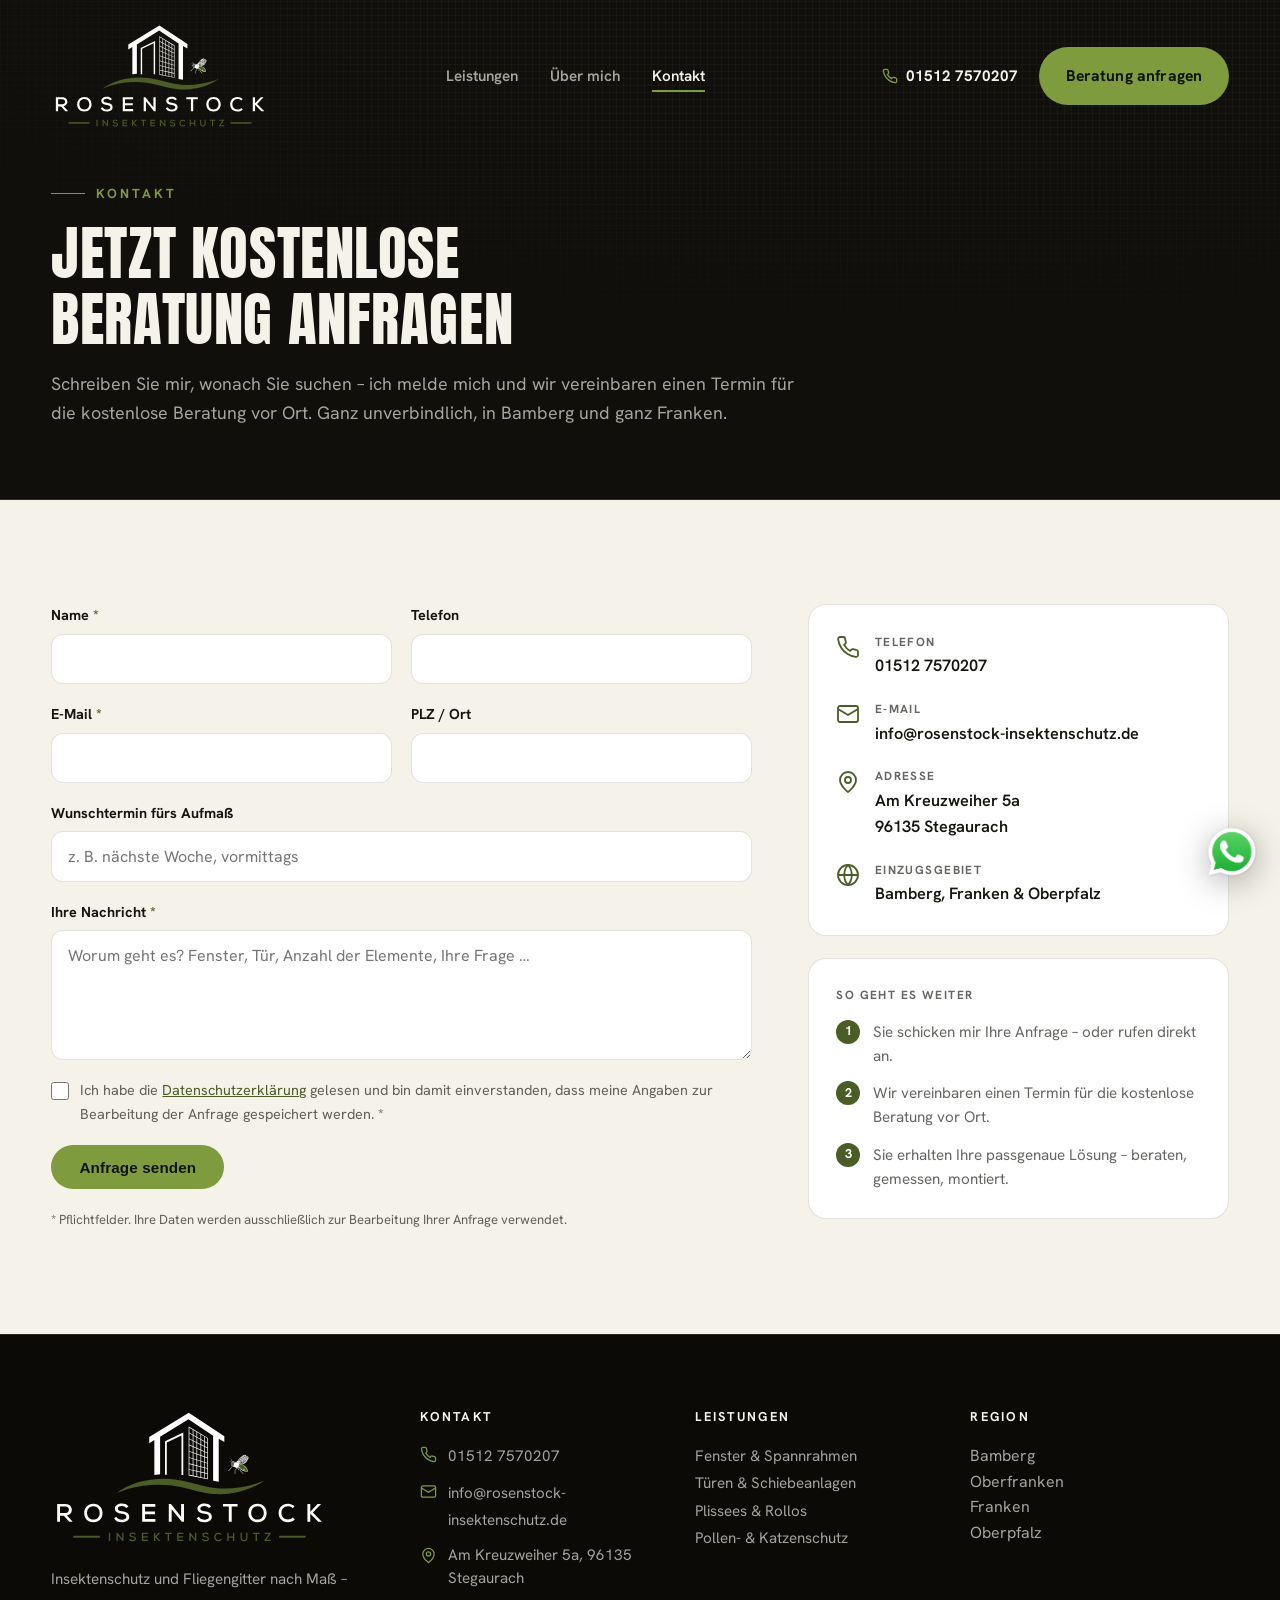
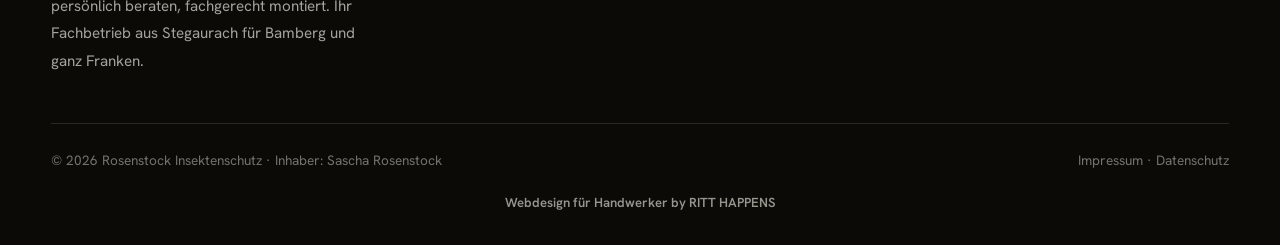
<file: kontakt.html>
<!DOCTYPE html>
<html lang="de">
<head>
<meta charset="UTF-8">
<meta name="viewport" content="width=device-width, initial-scale=1.0">
<title>Kontakt – Insektenschutz Bamberg | Rosenstock Insektenschutz</title>
<meta name="description" content="Kontakt zu Rosenstock Insektenschutz in Stegaurach bei Bamberg: kostenlose Beratung anfragen, anrufen oder per Formular schreiben. Insektenschutz & Fliegengitter nach Maß für Bamberg und Franken.">
<meta name="robots" content="index, follow">
<link rel="canonical" href="https://www.rosenstock-insektenschutz.de/kontakt.html">

<meta property="og:type" content="website">
<meta property="og:title" content="Kontakt – Insektenschutz Bamberg | Rosenstock Insektenschutz">
<meta property="og:description" content="Kostenlose Beratung anfragen – per Formular, Telefon oder E-Mail. Insektenschutz nach Maß für Bamberg und Franken.">
<meta property="og:locale" content="de_DE">

<link rel="preconnect" href="https://fonts.googleapis.com">
<link rel="preconnect" href="https://fonts.gstatic.com" crossorigin>
<link href="https://fonts.googleapis.com/css2?family=Anton&family=Caveat:wght@500;600&family=Hanken+Grotesk:wght@400;500;600;700;800&display=swap" rel="stylesheet">
<link rel="stylesheet" href="assets/style.css?v=5">
</head>
<body>

<!-- ===== HEADER ===== -->
<header id="header">
  <div class="wrap nav">
    <a href="index.html" class="nav-logo" aria-label="Rosenstock Insektenschutz Startseite">
      <img src="assets/rosenstock-logo.svg" alt="Rosenstock Insektenschutz Logo">
    </a>
    <ul class="nav-links">
      <li><a href="leistungen.html">Leistungen</a></li>
      <li><a href="ueber-mich.html">Über mich</a></li>
      <li><a href="kontakt.html" aria-current="page">Kontakt</a></li>
    </ul>
    <div class="nav-cta">
      <a href="tel:+4915127570207" class="nav-phone">
        <svg viewBox="0 0 24 24" fill="none" stroke="currentColor" stroke-width="2"><path d="M22 16.92v3a2 2 0 0 1-2.18 2 19.8 19.8 0 0 1-8.63-3.07 19.5 19.5 0 0 1-6-6 19.8 19.8 0 0 1-3.07-8.67A2 2 0 0 1 4.11 2h3a2 2 0 0 1 2 1.72c.13.96.36 1.9.7 2.81a2 2 0 0 1-.45 2.11L8.09 9.91a16 16 0 0 0 6 6l1.27-1.27a2 2 0 0 1 2.11-.45c.91.34 1.85.57 2.81.7A2 2 0 0 1 22 16.92z"/></svg>
        01512 7570207
      </a>
      <a href="kontakt.html" class="btn btn-primary">Beratung anfragen</a>
    </div>
    <button class="burger" id="burger" aria-label="Menü öffnen"><span></span><span></span><span></span></button>
  </div>
</header>

<div class="overlay" id="overlay"></div>
<nav class="mobile-menu" id="mobileMenu" aria-label="Mobiles Menü">
  <a href="leistungen.html">Leistungen</a>
  <a href="ueber-mich.html">Über mich</a>
  <a href="kontakt.html">Kontakt</a>
  <a href="tel:+4915127570207" class="btn btn-ghost" style="margin-top:1rem">01512 7570207</a>
  <a href="kontakt.html" class="btn btn-primary">Beratung anfragen</a>
</nav>

<!-- ===== PAGE HERO ===== -->
<section class="page-hero">
  <div class="mesh"></div>
  <div class="wrap">
    <span class="kicker reveal in">Kontakt</span>
    <h1 class="anton reveal in" data-d="1">Jetzt kostenlose Beratung anfragen</h1>
    <p class="lead reveal in" data-d="2">Schreiben Sie mir, wonach Sie suchen – ich melde mich und wir vereinbaren einen Termin für die kostenlose Beratung vor Ort. Ganz unverbindlich, in Bamberg und ganz Franken.</p>
  </div>
</section>

<!-- ===== KONTAKT ===== -->
<section class="block light" id="anfrage">
  <div class="wrap contact-grid">

    <!-- Formular -->
    <div class="reveal">
      <form id="contactForm" class="form" action="https://formsubmit.co/ajax/info@rosenstock-insektenschutz.de" method="POST" novalidate>
        <!-- FormSubmit-Einstellungen -->
        <input type="hidden" name="_subject" value="Neue Anfrage über die Website">
        <input type="hidden" name="_template" value="table">
        <input type="hidden" name="_captcha" value="false">
        <input type="text" name="_honey" style="display:none" tabindex="-1" autocomplete="off">

        <div class="row">
          <div class="field">
            <label for="name">Name <span class="req">*</span></label>
            <input type="text" id="name" name="Name" required autocomplete="name">
          </div>
          <div class="field">
            <label for="telefon">Telefon</label>
            <input type="tel" id="telefon" name="Telefon" autocomplete="tel">
          </div>
        </div>

        <div class="row">
          <div class="field">
            <label for="email">E-Mail <span class="req">*</span></label>
            <input type="email" id="email" name="E-Mail" required autocomplete="email">
          </div>
          <div class="field">
            <label for="plz">PLZ / Ort</label>
            <input type="text" id="plz" name="PLZ / Ort" autocomplete="postal-code">
          </div>
        </div>

        <div class="field">
          <label for="termin">Wunschtermin fürs Aufmaß</label>
          <input type="text" id="termin" name="Wunschtermin Aufmaß" placeholder="z. B. nächste Woche, vormittags">
        </div>

        <div class="field">
          <label for="nachricht">Ihre Nachricht <span class="req">*</span></label>
          <textarea id="nachricht" name="Nachricht" required placeholder="Worum geht es? Fenster, Tür, Anzahl der Elemente, Ihre Frage …"></textarea>
        </div>

        <label class="consent">
          <input type="checkbox" id="datenschutz" name="Datenschutz akzeptiert" value="Ja" required>
          <span>Ich habe die <a href="datenschutz.html">Datenschutzerklärung</a> gelesen und bin damit einverstanden, dass meine Angaben zur Bearbeitung der Anfrage gespeichert werden. <span class="req">*</span></span>
        </label>

        <div id="formError" class="form-error">Das hat leider nicht geklappt. Bitte versuchen Sie es erneut oder rufen Sie mich direkt an unter 01512 7570207.</div>

        <button type="submit" class="btn btn-primary">Anfrage senden</button>
        <p class="form-note">* Pflichtfelder. Ihre Daten werden ausschließlich zur Bearbeitung Ihrer Anfrage verwendet.</p>
      </form>

      <!-- Erfolg -->
      <div id="formSuccess" class="form-success">
        <svg viewBox="0 0 24 24" fill="none" stroke="currentColor" stroke-width="2"><circle cx="12" cy="12" r="10"/><path d="m8 12 3 3 5-6"/></svg>
        <h3>Vielen Dank für Ihre Anfrage!</h3>
        <p>Ich habe Ihre Nachricht erhalten und melde mich so schnell wie möglich bei Ihnen.</p>
      </div>
    </div>

    <!-- Kontaktangaben -->
    <aside class="contact-aside reveal" data-d="1">
      <div class="aside-card">
        <div class="ci">
          <svg viewBox="0 0 24 24" fill="none" stroke="currentColor" stroke-width="1.8"><path d="M22 16.92v3a2 2 0 0 1-2.18 2 19.8 19.8 0 0 1-8.63-3.07 19.5 19.5 0 0 1-6-6 19.8 19.8 0 0 1-3.07-8.67A2 2 0 0 1 4.11 2h3a2 2 0 0 1 2 1.72c.13.96.36 1.9.7 2.81a2 2 0 0 1-.45 2.11L8.09 9.91a16 16 0 0 0 6 6l1.27-1.27a2 2 0 0 1 2.11-.45c.91.34 1.85.57 2.81.7A2 2 0 0 1 22 16.92z"/></svg>
          <div><div class="l">Telefon</div><a href="tel:+4915127570207">01512 7570207</a></div>
        </div>
        <div class="ci">
          <svg viewBox="0 0 24 24" fill="none" stroke="currentColor" stroke-width="1.8"><rect x="2" y="4" width="20" height="16" rx="2"/><path d="m22 7-10 6L2 7"/></svg>
          <div><div class="l">E-Mail</div><a href="mailto:info@rosenstock-insektenschutz.de">info@rosenstock-insektenschutz.de</a></div>
        </div>
        <div class="ci">
          <svg viewBox="0 0 24 24" fill="none" stroke="currentColor" stroke-width="1.8"><path d="M20 10c0 6-8 12-8 12s-8-6-8-12a8 8 0 0 1 16 0z"/><circle cx="12" cy="10" r="3"/></svg>
          <div><div class="l">Adresse</div><span class="v">Am Kreuzweiher 5a<br>96135 Stegaurach</span></div>
        </div>
        <div class="ci">
          <svg viewBox="0 0 24 24" fill="none" stroke="currentColor" stroke-width="1.8"><circle cx="12" cy="12" r="10"/><path d="M2 12h20M12 2a15 15 0 0 1 0 20M12 2a15 15 0 0 0 0 20"/></svg>
          <div><div class="l">Einzugsgebiet</div><span class="v">Bamberg, Franken &amp; Oberpfalz</span></div>
        </div>
      </div>

      <div class="aside-card">
        <div><div class="l" style="font-size:.74rem;letter-spacing:.12em;text-transform:uppercase;color:var(--muted-light);font-weight:700;margin-bottom:.9rem">So geht es weiter</div>
          <ul class="aside-steps">
            <li>Sie schicken mir Ihre Anfrage – oder rufen direkt an.</li>
            <li>Wir vereinbaren einen Termin für die kostenlose Beratung vor Ort.</li>
            <li>Sie erhalten Ihre passgenaue Lösung – beraten, gemessen, montiert.</li>
          </ul>
        </div>
      </div>
    </aside>

  </div>
</section>

<!-- ===== FOOTER ===== -->
<footer>
  <div class="wrap">
    <div class="foot-grid">
      <div class="foot-col">
        <div class="foot-logo"><img src="assets/rosenstock-logo.svg" alt="Rosenstock Insektenschutz"></div>
        <p>Insektenschutz und Fliegengitter nach Maß – persönlich beraten, fachgerecht montiert. Ihr Fachbetrieb aus Stegaurach für Bamberg und ganz Franken.</p>
      </div>
      <div class="foot-col">
        <h4>Kontakt</h4>
        <ul class="foot-contact">
          <li>
            <svg viewBox="0 0 24 24" fill="none" stroke="currentColor" stroke-width="1.8"><path d="M22 16.92v3a2 2 0 0 1-2.18 2 19.8 19.8 0 0 1-8.63-3.07 19.5 19.5 0 0 1-6-6 19.8 19.8 0 0 1-3.07-8.67A2 2 0 0 1 4.11 2h3a2 2 0 0 1 2 1.72c.13.96.36 1.9.7 2.81a2 2 0 0 1-.45 2.11L8.09 9.91a16 16 0 0 0 6 6l1.27-1.27a2 2 0 0 1 2.11-.45c.91.34 1.85.57 2.81.7A2 2 0 0 1 22 16.92z"/></svg>
            <a href="tel:+4915127570207">01512 7570207</a>
          </li>
          <li>
            <svg viewBox="0 0 24 24" fill="none" stroke="currentColor" stroke-width="1.8"><rect x="2" y="4" width="20" height="16" rx="2"/><path d="m22 7-10 6L2 7"/></svg>
            <a href="mailto:info@rosenstock-insektenschutz.de">info@rosenstock-insektenschutz.de</a>
          </li>
          <li>
            <svg viewBox="0 0 24 24" fill="none" stroke="currentColor" stroke-width="1.8"><path d="M20 10c0 6-8 12-8 12s-8-6-8-12a8 8 0 0 1 16 0z"/><circle cx="12" cy="10" r="3"/></svg>
            <span>Am Kreuzweiher 5a, 96135 Stegaurach</span>
          </li>
        </ul>
      </div>
      <div class="foot-col">
        <h4>Leistungen</h4>
        <ul>
          <li><a href="leistungen.html#fenster">Fenster &amp; Spannrahmen</a></li>
          <li><a href="leistungen.html#tueren">Türen &amp; Schiebeanlagen</a></li>
          <li><a href="leistungen.html#plissees">Plissees &amp; Rollos</a></li>
          <li><a href="leistungen.html#pollenschutz">Pollen- &amp; Katzenschutz</a></li>
        </ul>
      </div>
      <div class="foot-col">
        <h4>Region</h4>
        <ul>
          <li>Bamberg</li>
          <li>Oberfranken</li>
          <li>Franken</li>
          <li>Oberpfalz</li>
        </ul>
      </div>
    </div>
    <div class="foot-bottom">
      <span>© 2026 Rosenstock Insektenschutz · Inhaber: Sascha Rosenstock</span>
      <span><a href="#">Impressum</a> · <a href="#">Datenschutz</a></span>
    </div>
    <div class="foot-credit">
      <a href="https://ritt-happens.de" target="_blank" rel="noopener">Webdesign für Handwerker by RITT HAPPENS</a>
    </div>
  </div>
</footer>

<a href="https://wa.me/4915127570207" class="wa-float" target="_blank" rel="noopener" aria-label="WhatsApp Kontakt">
  <img src="assets/whatsapp.webp" alt="WhatsApp">
</a>

<script src="assets/script.js?v=2" defer></script>
</body>
</html>
</file>
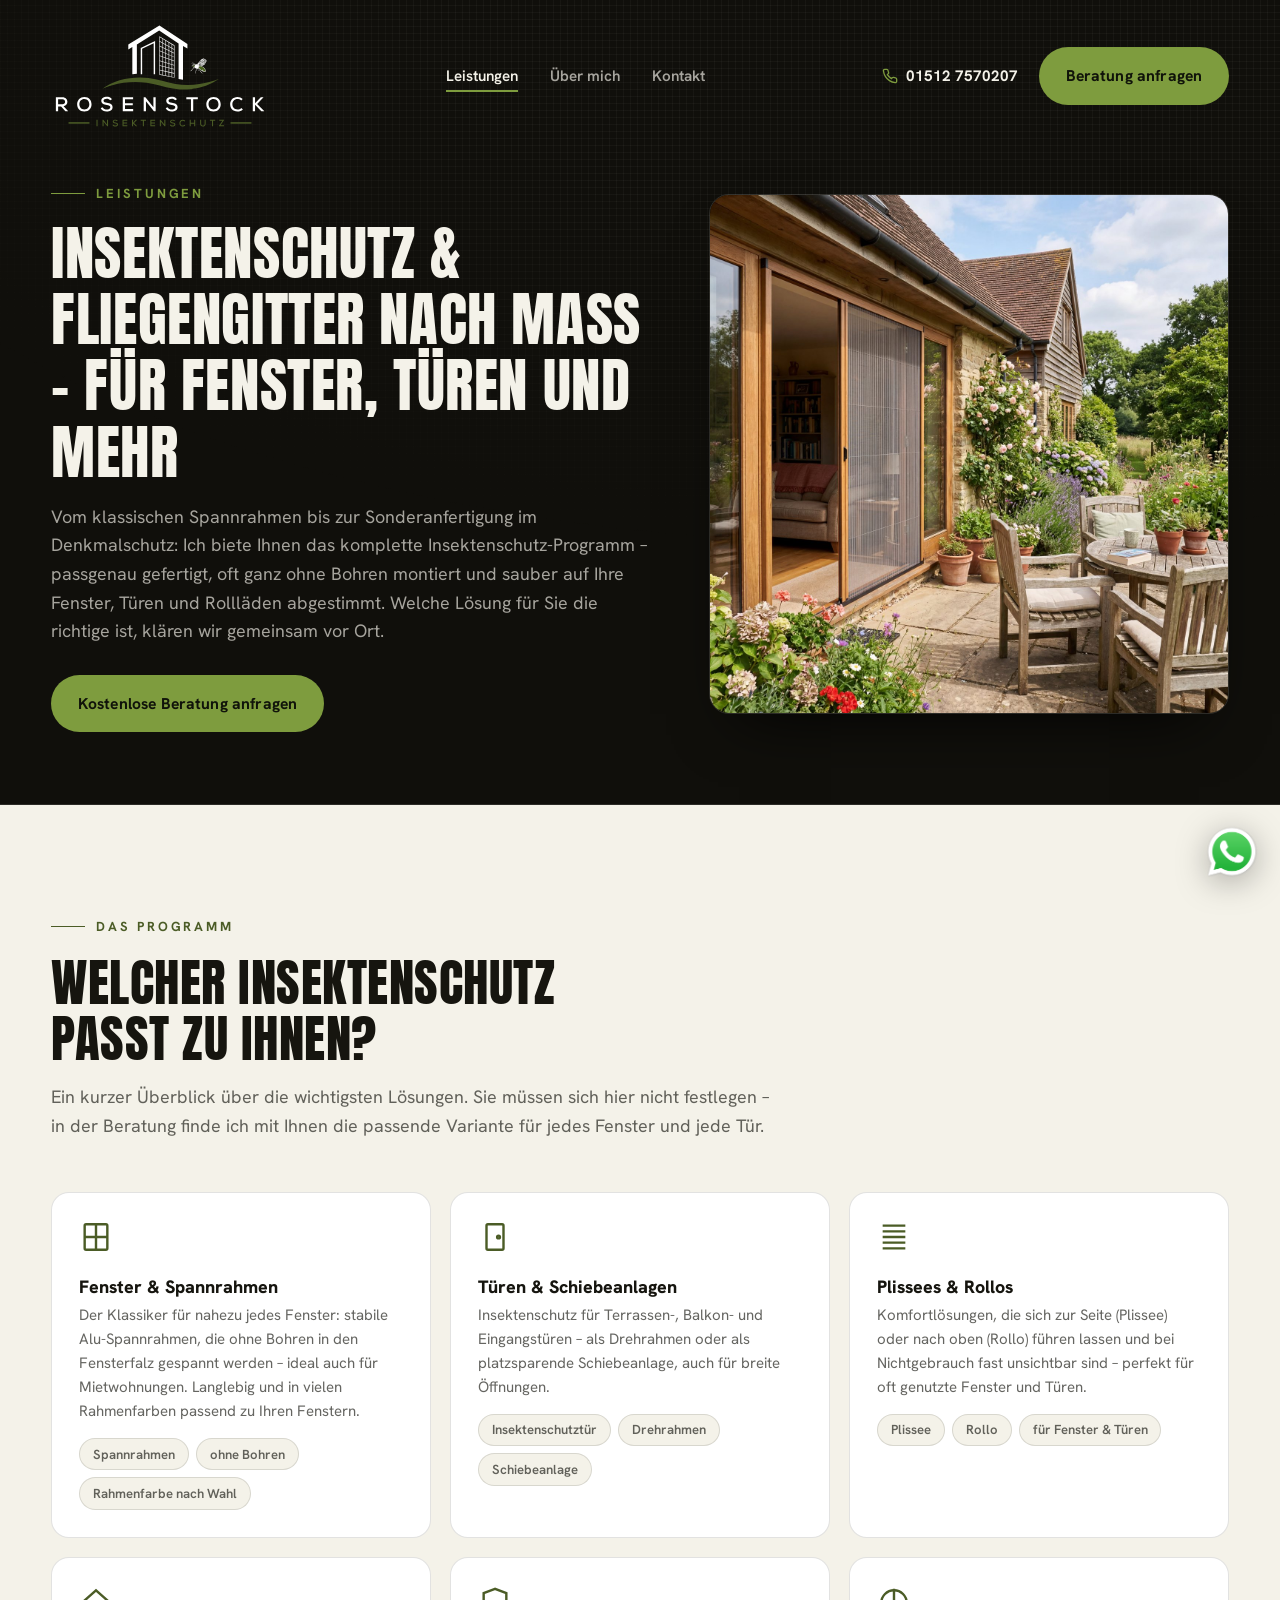
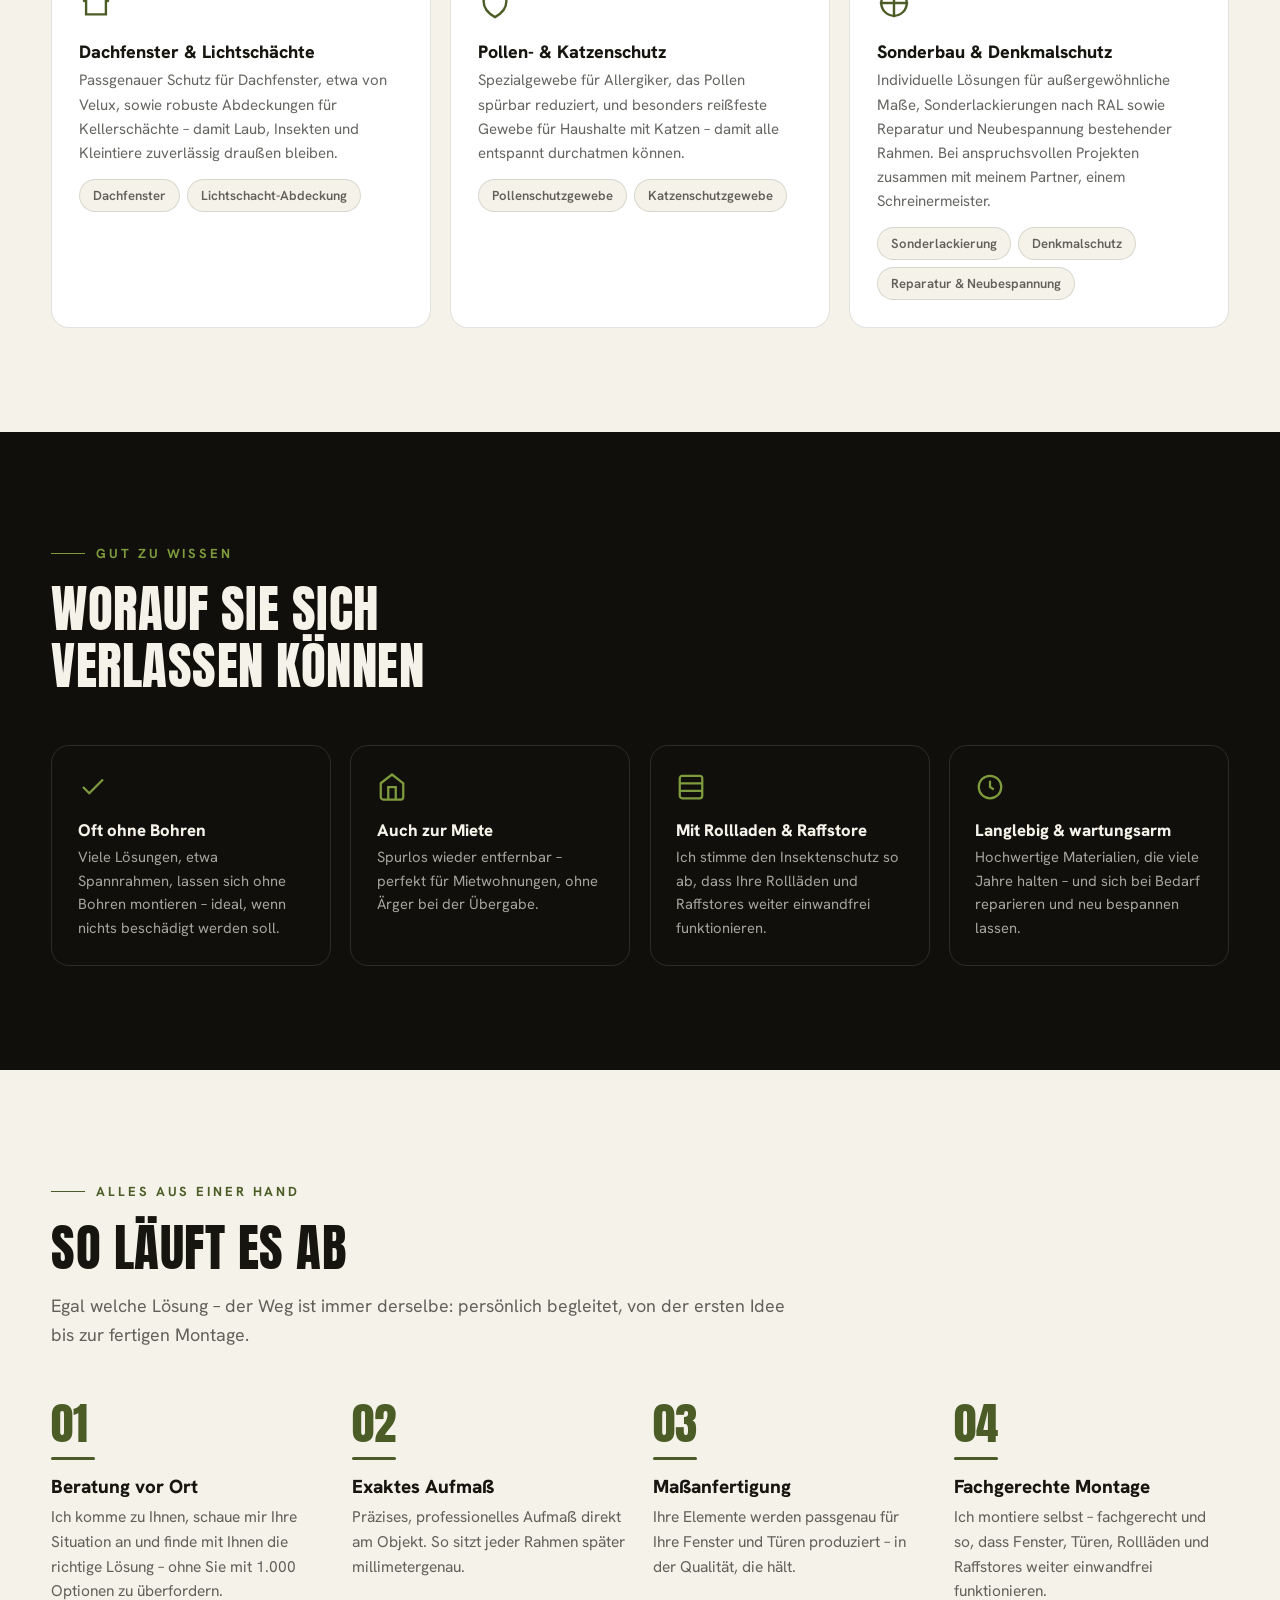
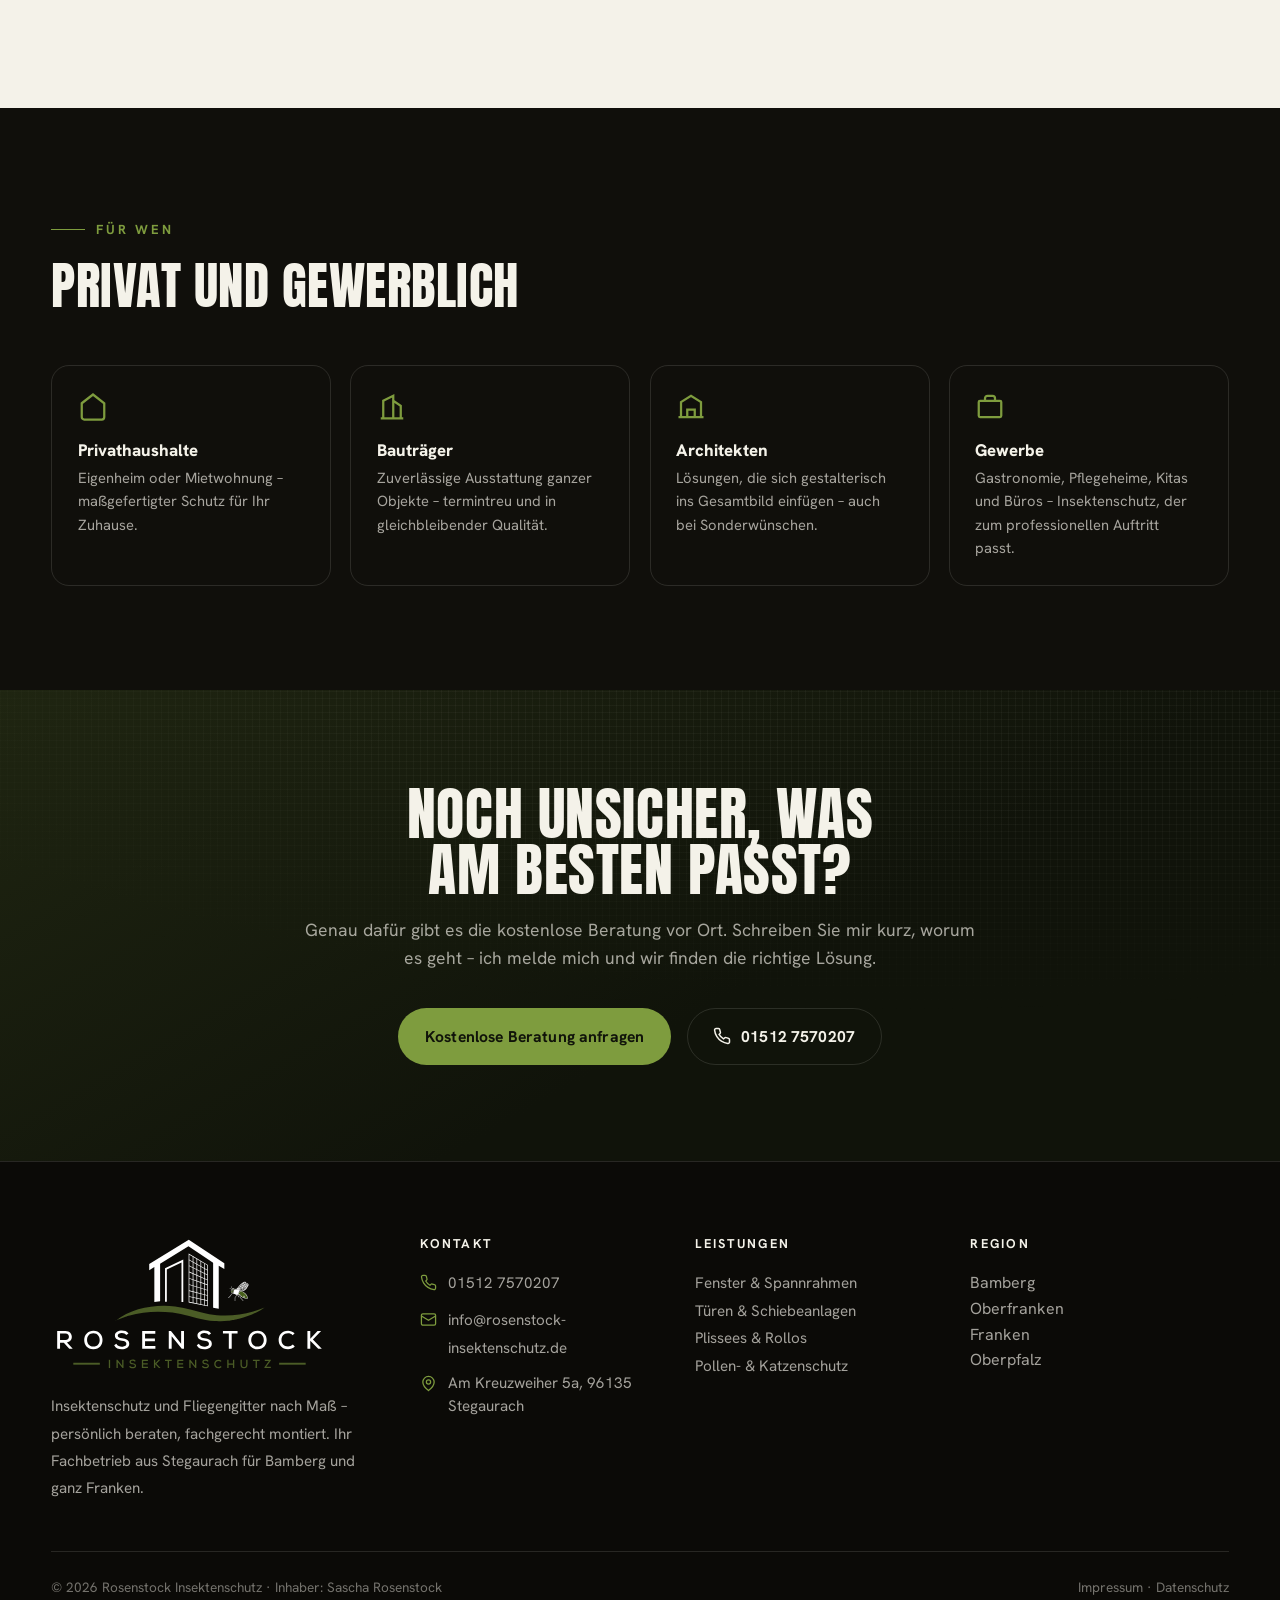
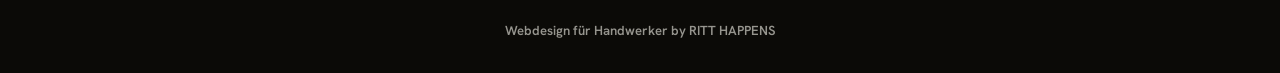
<file: leistungen.html>
<!DOCTYPE html>
<html lang="de">
<head>
<meta charset="UTF-8">
<meta name="viewport" content="width=device-width, initial-scale=1.0">
<title>Insektenschutz-Leistungen Bamberg – Fliegengitter für Fenster, Türen & mehr | Rosenstock Insektenschutz</title>
<meta name="description" content="Alle Leistungen von Rosenstock Insektenschutz: Fliegengitter, Spannrahmen, Insektenschutztüren, Plissees, Dachfenster-Schutz sowie Pollen- & Katzenschutz – nach Maß, oft ohne Bohren. Beratung und Montage in Bamberg und Franken.">
<meta name="robots" content="index, follow">
<link rel="canonical" href="https://www.rosenstock-insektenschutz.de/leistungen.html">

<meta property="og:type" content="website">
<meta property="og:title" content="Insektenschutz-Leistungen Bamberg – Fliegengitter für Fenster, Türen & mehr">
<meta property="og:description" content="Fliegengitter, Insektenschutztüren, Plissees, Pollen- & Katzenschutz – nach Maß, oft ohne Bohren. Beratung und Montage in Bamberg und Franken.">
<meta property="og:locale" content="de_DE">

<link rel="preconnect" href="https://fonts.googleapis.com">
<link rel="preconnect" href="https://fonts.gstatic.com" crossorigin>
<link href="https://fonts.googleapis.com/css2?family=Anton&family=Caveat:wght@500;600&family=Hanken+Grotesk:wght@400;500;600;700;800&display=swap" rel="stylesheet">
<link rel="stylesheet" href="assets/style.css?v=2">

<script type="application/ld+json">
{
  "@context": "https://schema.org",
  "@type": "BreadcrumbList",
  "itemListElement": [
    {"@type": "ListItem", "position": 1, "name": "Startseite", "item": "https://www.rosenstock-insektenschutz.de/"},
    {"@type": "ListItem", "position": 2, "name": "Leistungen", "item": "https://www.rosenstock-insektenschutz.de/leistungen.html"}
  ]
}
</script>
</head>
<body>

<!-- ===== HEADER ===== -->
<header id="header">
  <div class="wrap nav">
    <a href="index.html" class="nav-logo" aria-label="Rosenstock Insektenschutz Startseite">
      <img src="assets/rosenstock-logo.svg" alt="Rosenstock Insektenschutz Logo">
    </a>
    <ul class="nav-links">
      <li><a href="leistungen.html" aria-current="page">Leistungen</a></li>
      <li><a href="ueber-mich.html">Über mich</a></li>
      <li><a href="kontakt.html">Kontakt</a></li>
    </ul>
    <div class="nav-cta">
      <a href="tel:+4915127570207" class="nav-phone">
        <svg viewBox="0 0 24 24" fill="none" stroke="currentColor" stroke-width="2"><path d="M22 16.92v3a2 2 0 0 1-2.18 2 19.8 19.8 0 0 1-8.63-3.07 19.5 19.5 0 0 1-6-6 19.8 19.8 0 0 1-3.07-8.67A2 2 0 0 1 4.11 2h3a2 2 0 0 1 2 1.72c.13.96.36 1.9.7 2.81a2 2 0 0 1-.45 2.11L8.09 9.91a16 16 0 0 0 6 6l1.27-1.27a2 2 0 0 1 2.11-.45c.91.34 1.85.57 2.81.7A2 2 0 0 1 22 16.92z"/></svg>
        01512 7570207
      </a>
      <a href="kontakt.html" class="btn btn-primary">Beratung anfragen</a>
    </div>
    <button class="burger" id="burger" aria-label="Menü öffnen"><span></span><span></span><span></span></button>
  </div>
</header>

<div class="overlay" id="overlay"></div>
<nav class="mobile-menu" id="mobileMenu" aria-label="Mobiles Menü">
  <a href="leistungen.html">Leistungen</a>
  <a href="ueber-mich.html">Über mich</a>
  <a href="kontakt.html">Kontakt</a>
  <a href="tel:+4915127570207" class="btn btn-ghost" style="margin-top:1rem">01512 7570207</a>
  <a href="kontakt.html" class="btn btn-primary">Beratung anfragen</a>
</nav>

<!-- ===== PAGE HERO ===== -->
<section class="page-hero">
  <div class="mesh"></div>
  <div class="wrap page-hero-grid">
    <div>
      <span class="kicker reveal in">Leistungen</span>
      <h1 class="anton reveal in" data-d="1">Insektenschutz &amp; Fliegengitter nach Maß – für Fenster, Türen und mehr</h1>
      <p class="lead reveal in" data-d="2">Vom klassischen Spannrahmen bis zur Sonderanfertigung im Denkmalschutz: Ich biete Ihnen das komplette Insektenschutz-Programm – passgenau gefertigt, oft ganz ohne Bohren montiert und sauber auf Ihre Fenster, Türen und Rollläden abgestimmt. Welche Lösung für Sie die richtige ist, klären wir gemeinsam vor Ort.</p>
      <div class="hero-actions reveal in" data-d="3" style="margin-top:1.8rem">
        <a href="kontakt.html" class="btn btn-primary">Kostenlose Beratung anfragen</a>
      </div>
    </div>
    <div class="page-hero-media reveal in" data-d="2">
      <img src="assets/fliegengitter-landhaus.jpg" alt="Insektenschutz-Plissee an einer Terrassentür eines Landhauses in Franken">
    </div>
  </div>
</section>

<!-- ===== KATEGORIEN ===== -->
<section class="block light" id="programm">
  <div class="wrap">
    <div class="sec-head reveal">
      <span class="kicker">Das Programm</span>
      <h2 class="anton">Welcher Insektenschutz<br>passt zu Ihnen?</h2>
      <p class="lead">Ein kurzer Überblick über die wichtigsten Lösungen. Sie müssen sich hier nicht festlegen – in der Beratung finde ich mit Ihnen die passende Variante für jedes Fenster und jede Tür.</p>
    </div>
    <div class="serv">
      <div class="serv-item reveal" data-d="1" id="fenster">
        <svg viewBox="0 0 24 24" fill="none" stroke="currentColor" stroke-width="1.7"><rect x="4" y="3" width="16" height="18" rx="1"/><path d="M4 12h16M12 3v18"/></svg>
        <h3>Fenster &amp; Spannrahmen</h3>
        <p>Der Klassiker für nahezu jedes Fenster: stabile Alu-Spannrahmen, die ohne Bohren in den Fensterfalz gespannt werden – ideal auch für Mietwohnungen. Langlebig und in vielen Rahmenfarben passend zu Ihren Fenstern.</p>
        <ul><li>Spannrahmen</li><li>ohne Bohren</li><li>Rahmenfarbe nach Wahl</li></ul>
      </div>
      <div class="serv-item reveal" data-d="2" id="tueren">
        <svg viewBox="0 0 24 24" fill="none" stroke="currentColor" stroke-width="1.7"><rect x="6" y="3" width="12" height="18" rx="1"/><circle cx="14.5" cy="12" r="1"/></svg>
        <h3>Türen &amp; Schiebeanlagen</h3>
        <p>Insektenschutz für Terrassen-, Balkon- und Eingangstüren – als Drehrahmen oder als platzsparende Schiebeanlage, auch für breite Öffnungen.</p>
        <ul><li>Insektenschutztür</li><li>Drehrahmen</li><li>Schiebeanlage</li></ul>
      </div>
      <div class="serv-item reveal" data-d="3" id="plissees">
        <svg viewBox="0 0 24 24" fill="none" stroke="currentColor" stroke-width="1.7"><path d="M4 4h16M4 8h16M4 12h16M4 16h16M4 20h16"/></svg>
        <h3>Plissees &amp; Rollos</h3>
        <p>Komfortlösungen, die sich zur Seite (Plissee) oder nach oben (Rollo) führen lassen und bei Nichtgebrauch fast unsichtbar sind – perfekt für oft genutzte Fenster und Türen.</p>
        <ul><li>Plissee</li><li>Rollo</li><li>für Fenster &amp; Türen</li></ul>
      </div>
      <div class="serv-item reveal" data-d="1" id="dachfenster">
        <svg viewBox="0 0 24 24" fill="none" stroke="currentColor" stroke-width="1.7"><path d="m3 11 9-8 9 8M5 9v11h14V9"/></svg>
        <h3>Dachfenster &amp; Lichtschächte</h3>
        <p>Passgenauer Schutz für Dachfenster, etwa von Velux, sowie robuste Abdeckungen für Kellerschächte – damit Laub, Insekten und Kleintiere zuverlässig draußen bleiben.</p>
        <ul><li>Dachfenster</li><li>Lichtschacht-Abdeckung</li></ul>
      </div>
      <div class="serv-item reveal" data-d="2" id="pollenschutz">
        <svg viewBox="0 0 24 24" fill="none" stroke="currentColor" stroke-width="1.7"><path d="M12 2 4 5v6c0 5 3.4 8.5 8 11 4.6-2.5 8-6 8-11V5z"/></svg>
        <h3>Pollen- &amp; Katzenschutz</h3>
        <p>Spezialgewebe für Allergiker, das Pollen spürbar reduziert, und besonders reißfeste Gewebe für Haushalte mit Katzen – damit alle entspannt durchatmen können.</p>
        <ul><li>Pollenschutzgewebe</li><li>Katzenschutzgewebe</li></ul>
      </div>
      <div class="serv-item reveal" data-d="3" id="sonderbau">
        <svg viewBox="0 0 24 24" fill="none" stroke="currentColor" stroke-width="1.7"><path d="M12 2v20M2 12h20"/><circle cx="12" cy="12" r="9"/></svg>
        <h3>Sonderbau &amp; Denkmalschutz</h3>
        <p>Individuelle Lösungen für außergewöhnliche Maße, Sonderlackierungen nach RAL sowie Reparatur und Neubespannung bestehender Rahmen. Bei anspruchsvollen Projekten zusammen mit meinem Partner, einem Schreinermeister.</p>
        <ul><li>Sonderlackierung</li><li>Denkmalschutz</li><li>Reparatur &amp; Neubespannung</li></ul>
      </div>
    </div>
  </div>
</section>

<!-- ===== GUT ZU WISSEN ===== -->
<section class="block" id="gut-zu-wissen">
  <div class="wrap">
    <div class="sec-head reveal">
      <span class="kicker">Gut zu wissen</span>
      <h2 class="anton">Worauf Sie sich<br>verlassen können</h2>
    </div>
    <div class="audience">
      <div class="a-card reveal" data-d="1">
        <svg viewBox="0 0 24 24" fill="none" stroke="currentColor" stroke-width="1.8"><path d="M20 6 9 17l-5-5"/></svg>
        <h3>Oft ohne Bohren</h3>
        <p>Viele Lösungen, etwa Spannrahmen, lassen sich ohne Bohren montieren – ideal, wenn nichts beschädigt werden soll.</p>
      </div>
      <div class="a-card reveal" data-d="2">
        <svg viewBox="0 0 24 24" fill="none" stroke="currentColor" stroke-width="1.8"><path d="M3 9l9-7 9 7v11a2 2 0 0 1-2 2H5a2 2 0 0 1-2-2z"/><path d="M9 22V12h6v10"/></svg>
        <h3>Auch zur Miete</h3>
        <p>Spurlos wieder entfernbar – perfekt für Mietwohnungen, ohne Ärger bei der Übergabe.</p>
      </div>
      <div class="a-card reveal" data-d="3">
        <svg viewBox="0 0 24 24" fill="none" stroke="currentColor" stroke-width="1.8"><rect x="3" y="3" width="18" height="18" rx="2"/><path d="M3 9h18M3 15h18"/></svg>
        <h3>Mit Rollladen &amp; Raffstore</h3>
        <p>Ich stimme den Insektenschutz so ab, dass Ihre Rollläden und Raffstores weiter einwandfrei funktionieren.</p>
      </div>
      <div class="a-card reveal" data-d="4">
        <svg viewBox="0 0 24 24" fill="none" stroke="currentColor" stroke-width="1.8"><circle cx="12" cy="12" r="9"/><path d="M12 7v5l3 2"/></svg>
        <h3>Langlebig &amp; wartungsarm</h3>
        <p>Hochwertige Materialien, die viele Jahre halten – und sich bei Bedarf reparieren und neu bespannen lassen.</p>
      </div>
    </div>
  </div>
</section>

<!-- ===== PROZESS ===== -->
<section class="block light" id="prozess">
  <div class="wrap">
    <div class="sec-head reveal">
      <span class="kicker">Alles aus einer Hand</span>
      <h2 class="anton">So läuft es ab</h2>
      <p class="lead">Egal welche Lösung – der Weg ist immer derselbe: persönlich begleitet, von der ersten Idee bis zur fertigen Montage.</p>
    </div>
    <div class="steps">
      <div class="step reveal" data-d="1"><span class="num">01</span><div class="bar"></div><h3>Beratung vor Ort</h3><p>Ich komme zu Ihnen, schaue mir Ihre Situation an und finde mit Ihnen die richtige Lösung – ohne Sie mit 1.000 Optionen zu überfordern.</p></div>
      <div class="step reveal" data-d="2"><span class="num">02</span><div class="bar"></div><h3>Exaktes Aufmaß</h3><p>Präzises, professionelles Aufmaß direkt am Objekt. So sitzt jeder Rahmen später millimetergenau.</p></div>
      <div class="step reveal" data-d="3"><span class="num">03</span><div class="bar"></div><h3>Maßanfertigung</h3><p>Ihre Elemente werden passgenau für Ihre Fenster und Türen produziert – in der Qualität, die hält.</p></div>
      <div class="step reveal" data-d="4"><span class="num">04</span><div class="bar"></div><h3>Fachgerechte Montage</h3><p>Ich montiere selbst – fachgerecht und so, dass Fenster, Türen, Rollläden und Raffstores weiter einwandfrei funktionieren.</p></div>
    </div>
  </div>
</section>

<!-- ===== ZIELGRUPPEN ===== -->
<section class="block" id="fuer-wen">
  <div class="wrap">
    <div class="sec-head reveal">
      <span class="kicker">Für wen</span>
      <h2 class="anton">Privat und gewerblich</h2>
    </div>
    <div class="audience">
      <div class="a-card reveal" data-d="1">
        <svg viewBox="0 0 24 24" fill="none" stroke="currentColor" stroke-width="1.8"><path d="M3 9l9-7 9 7v11a2 2 0 0 1-2 2H5a2 2 0 0 1-2-2z"/></svg>
        <h3>Privathaushalte</h3><p>Eigenheim oder Mietwohnung – maßgefertigter Schutz für Ihr Zuhause.</p>
      </div>
      <div class="a-card reveal" data-d="2">
        <svg viewBox="0 0 24 24" fill="none" stroke="currentColor" stroke-width="1.8"><path d="M3 21h18M5 21V7l8-4v18M19 21V11l-6-4"/></svg>
        <h3>Bauträger</h3><p>Zuverlässige Ausstattung ganzer Objekte – termintreu und in gleichbleibender Qualität.</p>
      </div>
      <div class="a-card reveal" data-d="3">
        <svg viewBox="0 0 24 24" fill="none" stroke="currentColor" stroke-width="1.8"><path d="M2 20h20M4 20V8l8-5 8 5v12"/><path d="M9 20v-6h6v6"/></svg>
        <h3>Architekten</h3><p>Lösungen, die sich gestalterisch ins Gesamtbild einfügen – auch bei Sonderwünschen.</p>
      </div>
      <div class="a-card reveal" data-d="4">
        <svg viewBox="0 0 24 24" fill="none" stroke="currentColor" stroke-width="1.8"><rect x="3" y="7" width="18" height="13" rx="1"/><path d="M8 7V5a2 2 0 0 1 2-2h4a2 2 0 0 1 2 2v2"/></svg>
        <h3>Gewerbe</h3><p>Gastronomie, Pflegeheime, Kitas und Büros – Insektenschutz, der zum professionellen Auftritt passt.</p>
      </div>
    </div>
  </div>
</section>

<!-- ===== CTA ===== -->
<section class="cta" id="kontakt">
  <div class="mesh"></div>
  <div class="wrap cta-inner reveal">
    <h2 class="anton">Noch unsicher, was<br>am besten passt?</h2>
    <p>Genau dafür gibt es die kostenlose Beratung vor Ort. Schreiben Sie mir kurz, worum es geht – ich melde mich und wir finden die richtige Lösung.</p>
    <div class="cta-actions">
      <a href="kontakt.html" class="btn btn-primary">Kostenlose Beratung anfragen</a>
      <a href="tel:+4915127570207" class="btn btn-ghost">
        <svg viewBox="0 0 24 24" fill="none" stroke="currentColor" stroke-width="2"><path d="M22 16.92v3a2 2 0 0 1-2.18 2 19.8 19.8 0 0 1-8.63-3.07 19.5 19.5 0 0 1-6-6 19.8 19.8 0 0 1-3.07-8.67A2 2 0 0 1 4.11 2h3a2 2 0 0 1 2 1.72c.13.96.36 1.9.7 2.81a2 2 0 0 1-.45 2.11L8.09 9.91a16 16 0 0 0 6 6l1.27-1.27a2 2 0 0 1 2.11-.45c.91.34 1.85.57 2.81.7A2 2 0 0 1 22 16.92z"/></svg>
        01512 7570207
      </a>
    </div>
  </div>
</section>

<!-- ===== FOOTER ===== -->
<footer>
  <div class="wrap">
    <div class="foot-grid">
      <div class="foot-col">
        <div class="foot-logo"><img src="assets/rosenstock-logo.svg" alt="Rosenstock Insektenschutz"></div>
        <p>Insektenschutz und Fliegengitter nach Maß – persönlich beraten, fachgerecht montiert. Ihr Fachbetrieb aus Stegaurach für Bamberg und ganz Franken.</p>
      </div>
      <div class="foot-col">
        <h4>Kontakt</h4>
        <ul class="foot-contact">
          <li>
            <svg viewBox="0 0 24 24" fill="none" stroke="currentColor" stroke-width="1.8"><path d="M22 16.92v3a2 2 0 0 1-2.18 2 19.8 19.8 0 0 1-8.63-3.07 19.5 19.5 0 0 1-6-6 19.8 19.8 0 0 1-3.07-8.67A2 2 0 0 1 4.11 2h3a2 2 0 0 1 2 1.72c.13.96.36 1.9.7 2.81a2 2 0 0 1-.45 2.11L8.09 9.91a16 16 0 0 0 6 6l1.27-1.27a2 2 0 0 1 2.11-.45c.91.34 1.85.57 2.81.7A2 2 0 0 1 22 16.92z"/></svg>
            <a href="tel:+4915127570207">01512 7570207</a>
          </li>
          <li>
            <svg viewBox="0 0 24 24" fill="none" stroke="currentColor" stroke-width="1.8"><rect x="2" y="4" width="20" height="16" rx="2"/><path d="m22 7-10 6L2 7"/></svg>
            <a href="mailto:info@rosenstock-insektenschutz.de">info@rosenstock-insektenschutz.de</a>
          </li>
          <li>
            <svg viewBox="0 0 24 24" fill="none" stroke="currentColor" stroke-width="1.8"><path d="M20 10c0 6-8 12-8 12s-8-6-8-12a8 8 0 0 1 16 0z"/><circle cx="12" cy="10" r="3"/></svg>
            <span>Am Kreuzweiher 5a, 96135 Stegaurach</span>
          </li>
        </ul>
      </div>
      <div class="foot-col">
        <h4>Leistungen</h4>
        <ul>
          <li><a href="leistungen.html#fenster">Fenster &amp; Spannrahmen</a></li>
          <li><a href="leistungen.html#tueren">Türen &amp; Schiebeanlagen</a></li>
          <li><a href="leistungen.html#plissees">Plissees &amp; Rollos</a></li>
          <li><a href="leistungen.html#pollenschutz">Pollen- &amp; Katzenschutz</a></li>
        </ul>
      </div>
      <div class="foot-col">
        <h4>Region</h4>
        <ul>
          <li>Bamberg</li>
          <li>Oberfranken</li>
          <li>Franken</li>
          <li>Oberpfalz</li>
        </ul>
      </div>
    </div>
    <div class="foot-bottom">
      <span>© 2026 Rosenstock Insektenschutz · Inhaber: Sascha Rosenstock</span>
      <span><a href="#">Impressum</a> · <a href="#">Datenschutz</a></span>
    </div>
    <div class="foot-credit">
      <a href="https://ritt-happens.de" target="_blank" rel="noopener">Webdesign für Handwerker by RITT HAPPENS</a>
    </div>
  </div>
</footer>

<a href="https://wa.me/4915127570207" class="wa-float" target="_blank" rel="noopener" aria-label="WhatsApp Kontakt">
  <img src="assets/whatsapp.webp" alt="WhatsApp">
</a>

<script src="assets/script.js" defer></script>
</body>
</html>
</file>
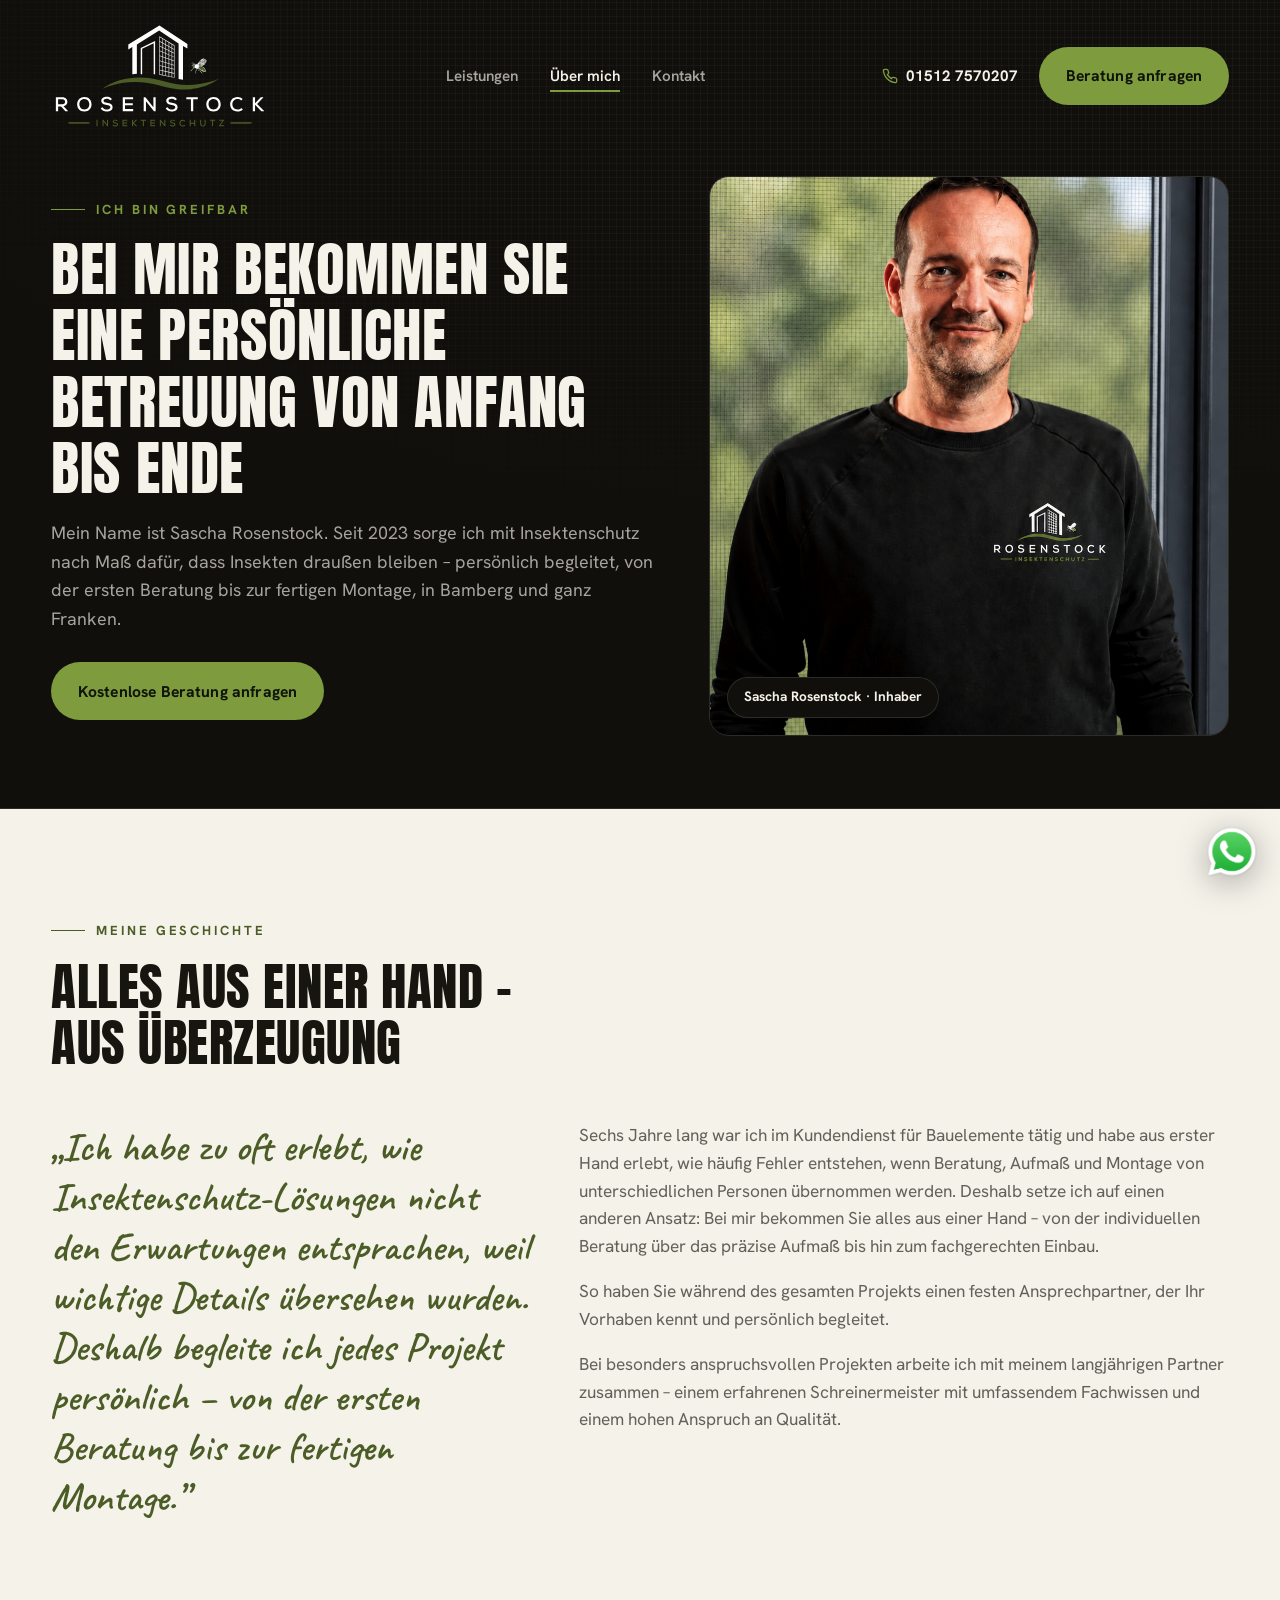
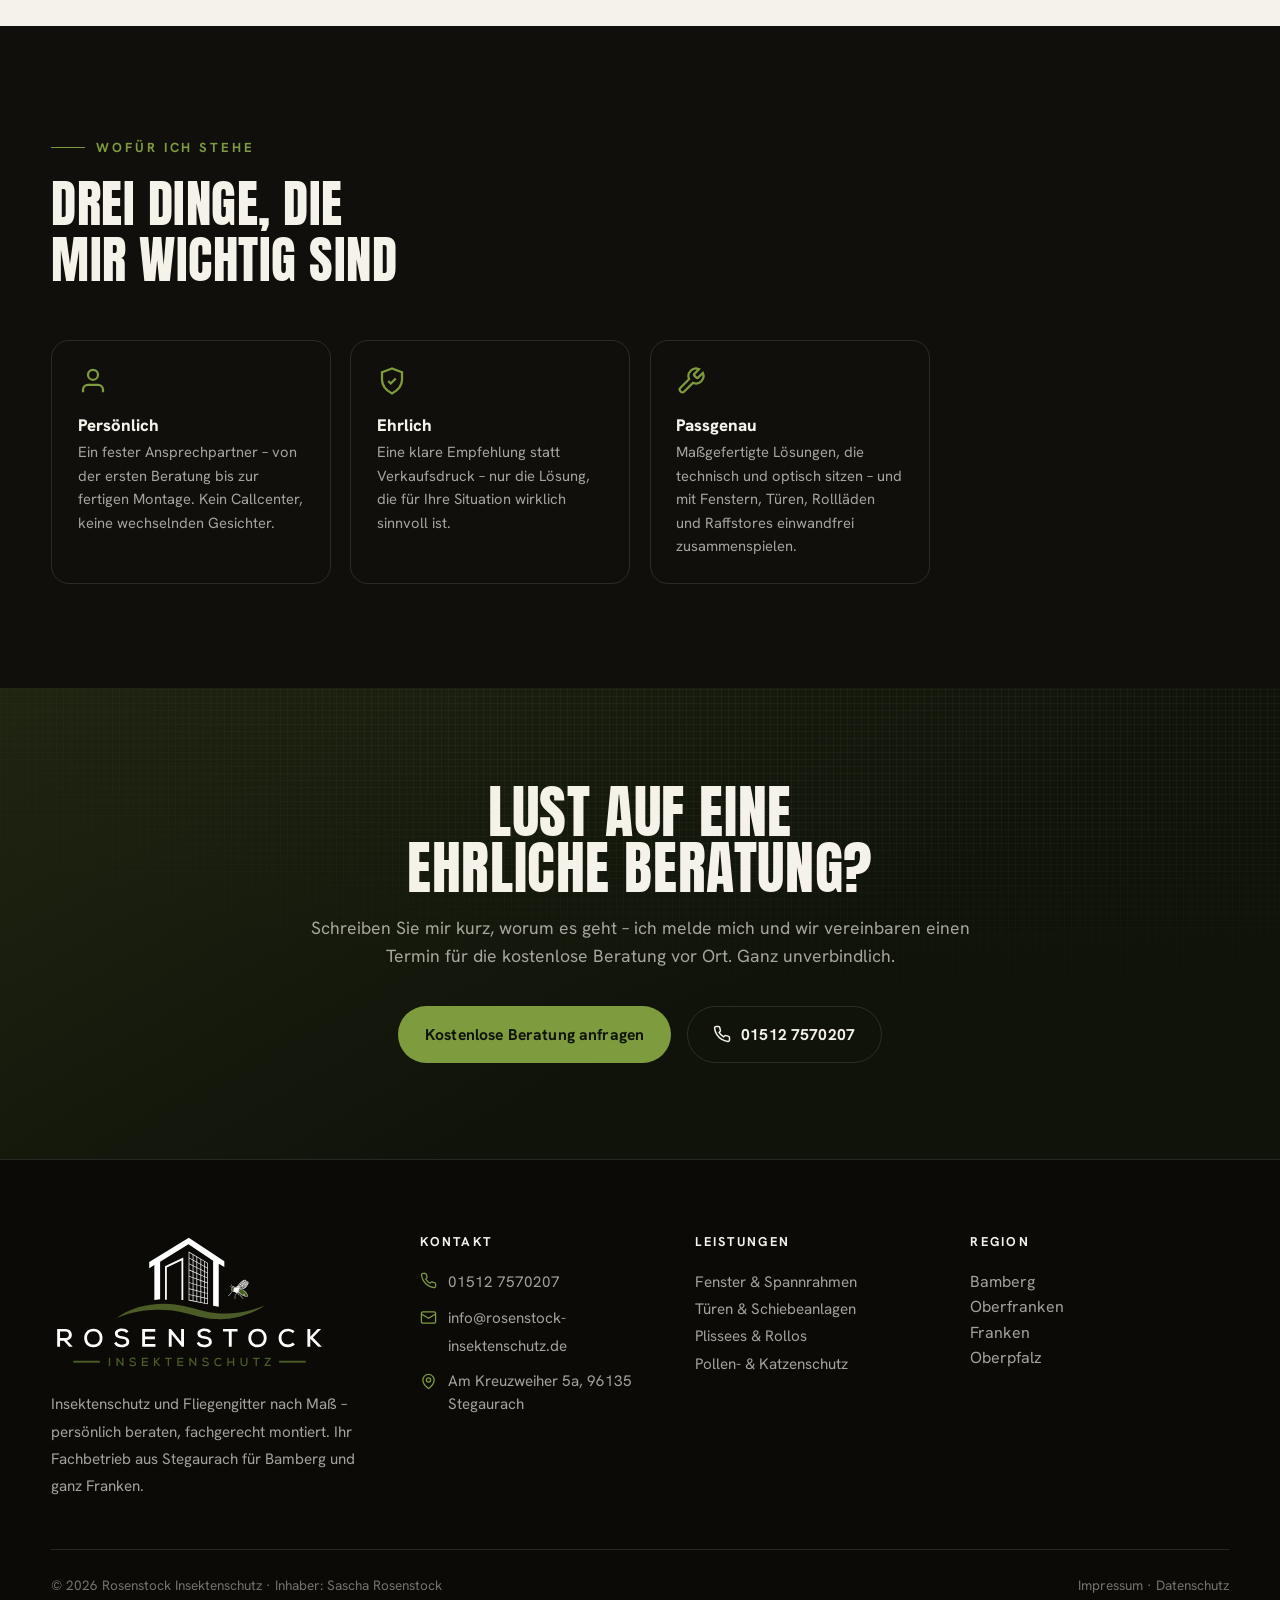
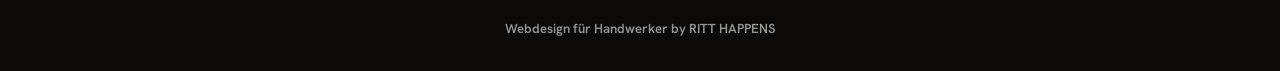
<file: ueber-mich.html>
<!DOCTYPE html>
<html lang="de">
<head>
<meta charset="UTF-8">
<meta name="viewport" content="width=device-width, initial-scale=1.0">
<title>Über mich – Sascha Rosenstock | Insektenschutz aus Stegaurach bei Bamberg</title>
<meta name="description" content="Lerne Sascha Rosenstock kennen: Seit 2023 Insektenschutz und Fliegengitter nach Maß für Bamberg und Franken – persönlich beraten, fachgerecht montiert, alles aus einer Hand.">
<meta name="robots" content="index, follow">
<link rel="canonical" href="https://www.rosenstock-insektenschutz.de/ueber-mich.html">

<meta property="og:type" content="profile">
<meta property="og:title" content="Über mich – Sascha Rosenstock | Rosenstock Insektenschutz">
<meta property="og:description" content="Seit 2023 Insektenschutz und Fliegengitter nach Maß für Bamberg und Franken – persönlich, alles aus einer Hand.">
<meta property="og:locale" content="de_DE">
<meta property="og:image" content="assets/sascha-rosenstock.png">

<link rel="preconnect" href="https://fonts.googleapis.com">
<link rel="preconnect" href="https://fonts.gstatic.com" crossorigin>
<link href="https://fonts.googleapis.com/css2?family=Anton&family=Caveat:wght@500;600&family=Hanken+Grotesk:wght@400;500;600;700;800&display=swap" rel="stylesheet">
<link rel="stylesheet" href="assets/style.css?v=3">
</head>
<body>

<!-- ===== HEADER ===== -->
<header id="header">
  <div class="wrap nav">
    <a href="index.html" class="nav-logo" aria-label="Rosenstock Insektenschutz Startseite">
      <img src="assets/rosenstock-logo.svg" alt="Rosenstock Insektenschutz Logo">
    </a>
    <ul class="nav-links">
      <li><a href="leistungen.html">Leistungen</a></li>
      <li><a href="ueber-mich.html" aria-current="page">Über mich</a></li>
      <li><a href="kontakt.html">Kontakt</a></li>
    </ul>
    <div class="nav-cta">
      <a href="tel:+4915127570207" class="nav-phone">
        <svg viewBox="0 0 24 24" fill="none" stroke="currentColor" stroke-width="2"><path d="M22 16.92v3a2 2 0 0 1-2.18 2 19.8 19.8 0 0 1-8.63-3.07 19.5 19.5 0 0 1-6-6 19.8 19.8 0 0 1-3.07-8.67A2 2 0 0 1 4.11 2h3a2 2 0 0 1 2 1.72c.13.96.36 1.9.7 2.81a2 2 0 0 1-.45 2.11L8.09 9.91a16 16 0 0 0 6 6l1.27-1.27a2 2 0 0 1 2.11-.45c.91.34 1.85.57 2.81.7A2 2 0 0 1 22 16.92z"/></svg>
        01512 7570207
      </a>
      <a href="kontakt.html" class="btn btn-primary">Beratung anfragen</a>
    </div>
    <button class="burger" id="burger" aria-label="Menü öffnen"><span></span><span></span><span></span></button>
  </div>
</header>

<div class="overlay" id="overlay"></div>
<nav class="mobile-menu" id="mobileMenu" aria-label="Mobiles Menü">
  <a href="leistungen.html">Leistungen</a>
  <a href="ueber-mich.html">Über mich</a>
  <a href="kontakt.html">Kontakt</a>
  <a href="tel:+4915127570207" class="btn btn-ghost" style="margin-top:1rem">01512 7570207</a>
  <a href="kontakt.html" class="btn btn-primary">Beratung anfragen</a>
</nav>

<!-- ===== PAGE HERO ===== -->
<section class="page-hero">
  <div class="mesh"></div>
  <div class="wrap page-hero-grid">
    <div>
      <span class="kicker reveal in">Ich bin greifbar</span>
      <h1 class="anton reveal in" data-d="1">Bei mir bekommen Sie eine persönliche Betreuung von Anfang bis Ende</h1>
      <p class="lead reveal in" data-d="2">Mein Name ist Sascha Rosenstock. Seit 2023 sorge ich mit Insektenschutz nach Maß dafür, dass Insekten draußen bleiben – persönlich begleitet, von der ersten Beratung bis zur fertigen Montage, in Bamberg und ganz Franken.</p>
      <div class="hero-actions reveal in" data-d="3" style="margin-top:1.8rem">
        <a href="kontakt.html" class="btn btn-primary">Kostenlose Beratung anfragen</a>
      </div>
    </div>
    <div class="about-img reveal in" data-d="2">
      <img src="assets/sascha-rosenstock.png" alt="Sascha Rosenstock, Inhaber von Rosenstock Insektenschutz aus Stegaurach bei Bamberg">
      <span class="tag">Sascha Rosenstock · Inhaber</span>
    </div>
  </div>
</section>

<!-- ===== STORY ===== -->
<section class="block light" id="story">
  <div class="wrap">
    <div class="sec-head reveal">
      <span class="kicker">Meine Geschichte</span>
      <h2 class="anton">Alles aus einer Hand –<br>aus Überzeugung</h2>
    </div>
    <div class="story-grid">
      <div class="reveal">
        <blockquote class="quote">„Ich habe zu oft erlebt, wie Insektenschutz-Lösungen nicht den Erwartungen entsprachen, weil wichtige Details übersehen wurden. Deshalb begleite ich jedes Projekt persönlich – von der ersten Beratung bis zur fertigen Montage.&rdquo;</blockquote>
      </div>
      <div class="body reveal" data-d="1">
        <p>Sechs Jahre lang war ich im Kundendienst für Bauelemente tätig und habe aus erster Hand erlebt, wie häufig Fehler entstehen, wenn Beratung, Aufmaß und Montage von unterschiedlichen Personen übernommen werden. Deshalb setze ich auf einen anderen Ansatz: Bei mir bekommen Sie alles aus einer Hand – von der individuellen Beratung über das präzise Aufmaß bis hin zum fachgerechten Einbau.</p>
        <p>So haben Sie während des gesamten Projekts einen festen Ansprechpartner, der Ihr Vorhaben kennt und persönlich begleitet.</p>
        <p>Bei besonders anspruchsvollen Projekten arbeite ich mit meinem langjährigen Partner zusammen – einem erfahrenen Schreinermeister mit umfassendem Fachwissen und einem hohen Anspruch an Qualität.</p>
      </div>
    </div>
  </div>
</section>

<!-- ===== WERTE ===== -->
<section class="block" id="werte">
  <div class="wrap">
    <div class="sec-head reveal">
      <span class="kicker">Wofür ich stehe</span>
      <h2 class="anton">Drei Dinge, die<br>mir wichtig sind</h2>
    </div>
    <div class="audience">
      <div class="a-card reveal" data-d="1">
        <svg viewBox="0 0 24 24" fill="none" stroke="currentColor" stroke-width="1.8"><path d="M20 21v-2a4 4 0 0 0-4-4H8a4 4 0 0 0-4 4v2"/><circle cx="12" cy="7" r="4"/></svg>
        <h3>Persönlich</h3><p>Ein fester Ansprechpartner – von der ersten Beratung bis zur fertigen Montage. Kein Callcenter, keine wechselnden Gesichter.</p>
      </div>
      <div class="a-card reveal" data-d="2">
        <svg viewBox="0 0 24 24" fill="none" stroke="currentColor" stroke-width="1.8"><path d="M12 2 4 5v6c0 5 3.4 8.5 8 11 4.6-2.5 8-6 8-11V5z"/><path d="m9 12 2 2 4-4"/></svg>
        <h3>Ehrlich</h3><p>Eine klare Empfehlung statt Verkaufsdruck – nur die Lösung, die für Ihre Situation wirklich sinnvoll ist.</p>
      </div>
      <div class="a-card reveal" data-d="3">
        <svg viewBox="0 0 24 24" fill="none" stroke="currentColor" stroke-width="1.8"><path d="M14.7 6.3a1 1 0 0 0 0 1.4l1.6 1.6a1 1 0 0 0 1.4 0l3.77-3.77a6 6 0 0 1-7.94 7.94l-6.91 6.91a2.12 2.12 0 0 1-3-3l6.91-6.91a6 6 0 0 1 7.94-7.94l-3.76 3.76z"/></svg>
        <h3>Passgenau</h3><p>Maßgefertigte Lösungen, die technisch und optisch sitzen – und mit Fenstern, Türen, Rollläden und Raffstores einwandfrei zusammenspielen.</p>
      </div>
    </div>
  </div>
</section>

<!-- ===== CTA ===== -->
<section class="cta" id="kontakt">
  <div class="mesh"></div>
  <div class="wrap cta-inner reveal">
    <h2 class="anton">Lust auf eine<br>ehrliche Beratung?</h2>
    <p>Schreiben Sie mir kurz, worum es geht – ich melde mich und wir vereinbaren einen Termin für die kostenlose Beratung vor Ort. Ganz unverbindlich.</p>
    <div class="cta-actions">
      <a href="kontakt.html" class="btn btn-primary">Kostenlose Beratung anfragen</a>
      <a href="tel:+4915127570207" class="btn btn-ghost">
        <svg viewBox="0 0 24 24" fill="none" stroke="currentColor" stroke-width="2"><path d="M22 16.92v3a2 2 0 0 1-2.18 2 19.8 19.8 0 0 1-8.63-3.07 19.5 19.5 0 0 1-6-6 19.8 19.8 0 0 1-3.07-8.67A2 2 0 0 1 4.11 2h3a2 2 0 0 1 2 1.72c.13.96.36 1.9.7 2.81a2 2 0 0 1-.45 2.11L8.09 9.91a16 16 0 0 0 6 6l1.27-1.27a2 2 0 0 1 2.11-.45c.91.34 1.85.57 2.81.7A2 2 0 0 1 22 16.92z"/></svg>
        01512 7570207
      </a>
    </div>
  </div>
</section>

<!-- ===== FOOTER ===== -->
<footer>
  <div class="wrap">
    <div class="foot-grid">
      <div class="foot-col">
        <div class="foot-logo"><img src="assets/rosenstock-logo.svg" alt="Rosenstock Insektenschutz"></div>
        <p>Insektenschutz und Fliegengitter nach Maß – persönlich beraten, fachgerecht montiert. Ihr Fachbetrieb aus Stegaurach für Bamberg und ganz Franken.</p>
      </div>
      <div class="foot-col">
        <h4>Kontakt</h4>
        <ul class="foot-contact">
          <li>
            <svg viewBox="0 0 24 24" fill="none" stroke="currentColor" stroke-width="1.8"><path d="M22 16.92v3a2 2 0 0 1-2.18 2 19.8 19.8 0 0 1-8.63-3.07 19.5 19.5 0 0 1-6-6 19.8 19.8 0 0 1-3.07-8.67A2 2 0 0 1 4.11 2h3a2 2 0 0 1 2 1.72c.13.96.36 1.9.7 2.81a2 2 0 0 1-.45 2.11L8.09 9.91a16 16 0 0 0 6 6l1.27-1.27a2 2 0 0 1 2.11-.45c.91.34 1.85.57 2.81.7A2 2 0 0 1 22 16.92z"/></svg>
            <a href="tel:+4915127570207">01512 7570207</a>
          </li>
          <li>
            <svg viewBox="0 0 24 24" fill="none" stroke="currentColor" stroke-width="1.8"><rect x="2" y="4" width="20" height="16" rx="2"/><path d="m22 7-10 6L2 7"/></svg>
            <a href="mailto:info@rosenstock-insektenschutz.de">info@rosenstock-insektenschutz.de</a>
          </li>
          <li>
            <svg viewBox="0 0 24 24" fill="none" stroke="currentColor" stroke-width="1.8"><path d="M20 10c0 6-8 12-8 12s-8-6-8-12a8 8 0 0 1 16 0z"/><circle cx="12" cy="10" r="3"/></svg>
            <span>Am Kreuzweiher 5a, 96135 Stegaurach</span>
          </li>
        </ul>
      </div>
      <div class="foot-col">
        <h4>Leistungen</h4>
        <ul>
          <li><a href="leistungen.html#fenster">Fenster &amp; Spannrahmen</a></li>
          <li><a href="leistungen.html#tueren">Türen &amp; Schiebeanlagen</a></li>
          <li><a href="leistungen.html#plissees">Plissees &amp; Rollos</a></li>
          <li><a href="leistungen.html#pollenschutz">Pollen- &amp; Katzenschutz</a></li>
        </ul>
      </div>
      <div class="foot-col">
        <h4>Region</h4>
        <ul>
          <li>Bamberg</li>
          <li>Oberfranken</li>
          <li>Franken</li>
          <li>Oberpfalz</li>
        </ul>
      </div>
    </div>
    <div class="foot-bottom">
      <span>© 2026 Rosenstock Insektenschutz · Inhaber: Sascha Rosenstock</span>
      <span><a href="#">Impressum</a> · <a href="#">Datenschutz</a></span>
    </div>
    <div class="foot-credit">
      <a href="https://ritt-happens.de" target="_blank" rel="noopener">Webdesign für Handwerker by RITT HAPPENS</a>
    </div>
  </div>
</footer>

<a href="https://wa.me/4915127570207" class="wa-float" target="_blank" rel="noopener" aria-label="WhatsApp Kontakt">
  <img src="assets/whatsapp.webp" alt="WhatsApp">
</a>

<script src="assets/script.js" defer></script>
</body>
</html>
</file>
<file: assets/style.css>
:root{
    --bg:#100f0b;
    --bg-soft:#17160f;
    --panel:#1c1b13;
    --cream:#f4f2e9;
    --cream-soft:#e9e6d8;
    --ink:#16150f;
    --olive:#4b5c26;
    --olive-bright:#7e9c3e;
    --olive-dim:rgba(126,156,62,.16);
    --line-dark:rgba(244,242,233,.12);
    --line-light:rgba(22,21,15,.12);
    --muted-dark:rgba(244,242,233,.66);
    --muted-light:rgba(22,21,15,.66);
    --radius:18px;
    --ease:cubic-bezier(.22,.61,.36,1);
  }

  *{margin:0;padding:0;box-sizing:border-box}
  html{scroll-behavior:smooth}
  body{
    font-family:'Hanken Grotesk',system-ui,sans-serif;
    background:var(--bg);
    color:var(--cream);
    line-height:1.6;
    -webkit-font-smoothing:antialiased;
    overflow-x:hidden;
  }
  img{display:block;max-width:100%;height:auto}
  a{color:inherit;text-decoration:none}

  /* Fliegengitter-Motiv: feine Gittertextur */
  .mesh{
    position:absolute;inset:0;pointer-events:none;
    background-image:
      repeating-linear-gradient(0deg, rgba(244,242,233,.035) 0 1px, transparent 1px 7px),
      repeating-linear-gradient(90deg, rgba(244,242,233,.035) 0 1px, transparent 1px 7px);
    mask-image:radial-gradient(120% 90% at 70% 0%, #000 30%, transparent 78%);
    -webkit-mask-image:radial-gradient(120% 90% at 70% 0%, #000 30%, transparent 78%);
  }

  .wrap{width:min(1180px,92vw);margin-inline:auto}

  h1,h2,h3{line-height:1.05;font-weight:800}
  .anton{font-family:'Anton',sans-serif;font-weight:400;letter-spacing:.01em;text-transform:uppercase;line-height:.96}
  .script{font-family:'Caveat',cursive;font-weight:600}
  .kicker{
    font-size:.82rem;letter-spacing:.22em;text-transform:uppercase;font-weight:700;
    color:var(--olive-bright);display:inline-flex;align-items:center;gap:.7rem;
  }
  .kicker::before{content:"";width:34px;height:1px;background:var(--olive-bright);display:inline-block}

  /* Brush-Highlight unter Schlüsselwörtern */
  .brush{position:relative;white-space:nowrap}
  .brush svg{position:absolute;left:-4%;bottom:-.18em;width:108%;height:.5em;overflow:visible}
  .brush svg path{stroke:var(--olive-bright);stroke-width:13;fill:none;stroke-linecap:round;
    stroke-dasharray:640;stroke-dashoffset:640;transition:stroke-dashoffset 1.1s var(--ease) .3s}
  .reveal.in .brush svg path{stroke-dashoffset:0}

  /* Buttons */
  .btn{
    display:inline-flex;align-items:center;gap:.6rem;
    font-weight:700;font-size:.98rem;letter-spacing:.01em;
    padding:.95rem 1.6rem;border-radius:999px;cursor:pointer;border:1px solid transparent;
    transition:transform .25s var(--ease),background .25s,box-shadow .25s,color .25s;
  }
  .btn-primary{background:var(--olive-bright);color:#10130a;box-shadow:0 0 0 0 var(--olive-dim)}
  .btn-primary:hover{transform:translateY(-3px);box-shadow:0 16px 40px -12px rgba(126,156,62,.8)}
  .btn-ghost{border-color:var(--line-dark);color:var(--cream);background:transparent}
  .btn-ghost:hover{border-color:var(--olive-bright);transform:translateY(-3px);background:rgba(244,242,233,.04)}
  .btn svg{width:18px;height:18px}

  /* ===== HEADER ===== */
  header{
    position:fixed;top:0;left:0;right:0;z-index:60;
    transition:background .35s,backdrop-filter .35s,padding .35s,border-color .35s;
    border-bottom:1px solid transparent;padding:1.3rem 0;
  }
  header.scrolled{
    background:rgba(16,15,11,.82);backdrop-filter:blur(14px);
    border-bottom:1px solid var(--line-dark);padding:.7rem 0;
  }
  .nav{display:flex;align-items:center;justify-content:space-between;gap:2rem}
  .nav-logo img{height:110px;transition:height .35s}
  header.scrolled .nav-logo img{height:80px}
  .nav-links{display:flex;align-items:center;gap:2rem;list-style:none}
  .nav-links a{font-size:.95rem;font-weight:600;position:relative;color:var(--muted-dark);transition:color .2s}
  .nav-links a::after{content:"";position:absolute;left:0;bottom:-6px;height:2px;width:0;background:var(--olive-bright);transition:width .3s var(--ease)}
  .nav-links a:hover{color:var(--cream)}
  .nav-links a:hover::after{width:100%}
  .nav-cta{display:flex;align-items:center;gap:1.3rem}
  .nav-phone{font-weight:700;font-size:.95rem;display:flex;align-items:center;gap:.5rem;white-space:nowrap}
  .nav-phone svg{width:16px;height:16px;color:var(--olive-bright)}
  .burger{display:none;flex-direction:column;gap:5px;background:none;border:0;cursor:pointer;padding:6px}
  .burger span{width:26px;height:2px;background:var(--cream);transition:.3s}
  .burger.open span:nth-child(1){transform:translateY(7px) rotate(45deg)}
  .burger.open span:nth-child(2){opacity:0}
  .burger.open span:nth-child(3){transform:translateY(-7px) rotate(-45deg)}

  /* ===== HERO ===== */
  .hero{position:relative;padding:11rem 0 5rem;overflow:hidden}
  .hero-bg{position:absolute;inset:0;z-index:0}
  .hero-bg::after{content:"";position:absolute;inset:0;
    background:radial-gradient(80% 70% at 15% 30%, transparent, var(--bg) 72%),
               linear-gradient(180deg, rgba(16,15,11,.4), var(--bg))}
  .hero-grid{position:relative;z-index:2;display:grid;grid-template-columns:1.05fr .95fr;gap:3.5rem;align-items:center}
  .hero-h1{font-size:clamp(2.6rem,6.4vw,5.2rem);margin:1.4rem 0 0;font-weight:400;letter-spacing:.01em}
  .hero-h1 .ol{color:var(--olive-bright)}
  .hero-claim-sub{font-size:1.3rem;font-weight:700;margin:1.1rem 0 .3rem;color:var(--cream)}
  .hero-claim-sub .script{color:var(--olive-bright);font-size:1.7rem;font-weight:600;margin-left:.25rem}
  .hero-sub{font-size:1.08rem;color:var(--muted-dark);max-width:34rem;margin-bottom:2rem}
  .hero-actions{display:flex;flex-wrap:wrap;gap:1rem;align-items:center}
  .hero-media{position:relative}
  .hero-media .frame{border-radius:24px;overflow:hidden;position:relative;box-shadow:0 40px 80px -30px rgba(0,0,0,.9);border:1px solid var(--line-dark)}
  .hero-media .frame img{width:100%;aspect-ratio:4/4.4;object-fit:cover}
  .hero-badge{
    position:absolute;left:-26px;bottom:34px;z-index:3;
    background:var(--bg-soft);border:1px solid var(--line-dark);border-radius:16px;
    padding:1rem 1.2rem;box-shadow:0 24px 50px -20px rgba(0,0,0,.9);
    display:flex;gap:.85rem;align-items:center;max-width:230px;
  }
  .hero-badge b{font-family:'Anton';font-size:1.5rem;color:var(--olive-bright);line-height:1}
  .hero-badge span{font-size:.82rem;color:var(--muted-dark);line-height:1.3}

  /* Trust strip */
  .trust{border-top:1px solid var(--line-dark);border-bottom:1px solid var(--line-dark);background:var(--bg-soft)}
  .trust-row{display:grid;grid-template-columns:repeat(4,1fr);gap:1px;background:var(--line-dark)}
  .trust-item{background:var(--bg-soft);padding:1.7rem 1.3rem;display:flex;gap:.9rem;align-items:center}
  .trust-item svg{width:30px;height:30px;color:var(--olive-bright);flex-shrink:0}
  .trust-item span{font-weight:700;font-size:.95rem;line-height:1.25}

  /* ===== generic section ===== */
  section.block{padding:6.5rem 0;position:relative}
  .light{background:var(--cream);color:var(--ink)}
  .light .kicker{color:var(--olive)}
  .light .kicker::before{background:var(--olive)}
  .light .lead{color:var(--muted-light)}
  .sec-head{max-width:46rem;margin-bottom:3.2rem}
  .sec-head h2{font-size:clamp(2rem,4.2vw,3.2rem);margin:1.1rem 0 1rem;line-height:1.1}
  .lead{font-size:1.12rem;color:var(--muted-dark)}

  /* Prozess */
  .steps{display:grid;grid-template-columns:repeat(4,1fr);gap:1.6rem;counter-reset:s}
  .step{position:relative}
  .step .num{font-family:'Anton';font-size:2.8rem;line-height:1;color:var(--olive);display:block}
  .step .bar{height:3px;width:44px;background:var(--olive);border-radius:3px;margin:.7rem 0 1.1rem}
  .step h3{font-size:1.18rem;margin:0 0 .5rem}
  .step p{font-size:.97rem;color:var(--muted-light)}

  /* Warum (dark contrast) */
  .compare{display:grid;grid-template-columns:1fr 1fr;gap:1.4rem;margin-top:1rem}
  .card{border:1px solid var(--line-dark);border-radius:var(--radius);padding:2rem;transition:transform .3s var(--ease),border-color .3s}
  .card-bad{background:rgba(244,242,233,.02)}
  .card-good{background:linear-gradient(160deg, rgba(126,156,62,.14), rgba(126,156,62,.02));border-color:rgba(126,156,62,.35)}
  .card h3{font-size:1.25rem;margin-bottom:1rem;display:flex;align-items:center;gap:.6rem}
  .card ul{list-style:none;display:flex;flex-direction:column;gap:.75rem}
  .card li{display:flex;gap:.7rem;font-size:1rem;color:var(--muted-dark)}
  .card-good li{color:var(--cream)}
  .card li svg{width:20px;height:20px;flex-shrink:0;margin-top:.18rem}
  .card-good li svg{color:var(--olive-bright)}
  .card-bad li svg{color:rgba(244,242,233,.35)}

  /* Leistungen grid */
  .serv{display:grid;grid-template-columns:repeat(3,1fr);gap:1.2rem}
  .serv-item{background:#fff;border:1px solid var(--line-light);border-radius:var(--radius);padding:1.7rem;
    transition:transform .3s var(--ease),box-shadow .3s,border-color .3s}
  .serv-item:hover{transform:translateY(-6px);box-shadow:0 24px 50px -28px rgba(22,21,15,.4);border-color:var(--olive)}
  .serv-item svg{width:34px;height:34px;color:var(--olive);margin-bottom:1rem}
  .serv-item h3{font-size:1.12rem;margin-bottom:.4rem}
  .serv-item p{font-size:.94rem;color:var(--muted-light)}
  .serv-note{margin-top:1.8rem;font-size:1rem;color:var(--muted-light);max-width:48rem}
  .serv-note b{color:var(--ink)}

  /* Über Sascha */
  .about{display:grid;grid-template-columns:.85fr 1.15fr;gap:3.5rem;align-items:center}
  .about-img{position:relative}
  .about-img img{border-radius:20px;border:1px solid var(--line-dark);width:100%;aspect-ratio:1023/1537;object-fit:cover;max-height:560px}
  .about-img .tag{position:absolute;bottom:18px;left:18px;background:var(--bg);border:1px solid var(--line-dark);
    padding:.55rem 1rem;border-radius:999px;font-size:.85rem;font-weight:700}
  .about blockquote{font-family:'Caveat';font-size:1.9rem;color:var(--olive-bright);line-height:1.25;margin:1.4rem 0;font-weight:600}

  /* Regionen */
  .regions{display:flex;flex-wrap:wrap;gap:.8rem;margin-top:.5rem}
  .chip{border:1px solid var(--line-light);border-radius:999px;padding:.6rem 1.2rem;font-weight:600;font-size:.95rem;
    transition:background .25s,color .25s,border-color .25s;cursor:default}
  .chip:hover{background:var(--olive);color:var(--cream);border-color:var(--olive)}
  .region-grid{display:grid;grid-template-columns:1.1fr .9fr;gap:3rem;align-items:center}

  /* Versprechen */
  .promise{text-align:center;max-width:50rem;margin-inline:auto}
  .promise .anton{font-size:clamp(1.8rem,4vw,2.8rem)}
  .promise p{font-size:1.15rem;color:var(--muted-dark);margin:1.5rem 0 0}
  .promise .sig{font-family:'Caveat';font-size:2.1rem;color:var(--olive-bright);margin-top:1.4rem}

  /* Final CTA */
  .cta{position:relative;overflow:hidden;
    background:linear-gradient(150deg,#1f2511,#10130a 60%);padding:6rem 0}
  .cta-inner{position:relative;z-index:2;text-align:center;max-width:42rem;margin-inline:auto}
  .cta h2{font-size:clamp(2.2rem,5vw,3.6rem);margin-bottom:1.2rem}
  .cta p{color:var(--muted-dark);font-size:1.1rem;margin-bottom:2.2rem}
  .cta-actions{display:flex;flex-wrap:wrap;gap:1rem;justify-content:center}

  /* Footer */
  footer{background:#0b0a07;border-top:1px solid var(--line-dark);padding:4.5rem 0 2rem}
  .foot-grid{display:grid;grid-template-columns:1.4fr 1fr 1fr 1.1fr;gap:2.5rem}
  .foot-logo img{height:140px;margin-bottom:1.2rem}
  .foot-grid p,.foot-grid a{color:var(--muted-dark);font-size:.95rem;line-height:1.8}
  .foot-grid a:hover{color:var(--olive-bright)}
  .foot-col ul li{color:var(--muted-dark)}
  .foot-contact{list-style:none}
  .foot-contact li{display:flex;gap:.65rem;align-items:flex-start;margin-bottom:.6rem;color:var(--muted-dark);font-size:.95rem;line-height:1.5}
  .foot-contact li svg{width:17px;height:17px;color:var(--olive-bright);flex-shrink:0;margin-top:.2rem}
  .foot-col h4{font-size:.8rem;letter-spacing:.18em;text-transform:uppercase;color:var(--cream);margin-bottom:1rem;font-weight:700}
  .foot-col ul{list-style:none}
  .foot-bottom{border-top:1px solid var(--line-dark);margin-top:3rem;padding-top:1.6rem;
    display:flex;justify-content:space-between;flex-wrap:wrap;gap:1rem;font-size:.85rem;color:rgba(244,242,233,.45)}
  .foot-bottom a{color:rgba(244,242,233,.45)}
  .foot-bottom a:hover{color:var(--olive-bright)}
  .foot-credit{text-align:center;margin-top:1.3rem;font-size:.82rem;color:rgba(244,242,233,.4)}
  .foot-credit a{color:rgba(244,242,233,.6);font-weight:600}
  .foot-credit a:hover{color:var(--olive-bright)}

  /* Sticky WhatsApp-Button */
  .wa-float{position:fixed;right:20px;bottom:20px;z-index:70;width:56px;height:56px;
    filter:drop-shadow(0 6px 16px rgba(0,0,0,.3));transition:transform .3s var(--ease)}
  .wa-float:hover{transform:scale(1.08)}
  .wa-float img{width:100%;height:100%;display:block}


  /* Reveal animation */
  .reveal{opacity:0;transform:translateY(30px);transition:opacity .8s var(--ease),transform .8s var(--ease)}
  .reveal.in{opacity:1;transform:none}
  .reveal[data-d="1"]{transition-delay:.08s}
  .reveal[data-d="2"]{transition-delay:.16s}
  .reveal[data-d="3"]{transition-delay:.24s}
  .reveal[data-d="4"]{transition-delay:.32s}

  /* Mobile menu */
  .mobile-menu{position:fixed;inset:0 0 0 auto;width:min(82vw,340px);z-index:65;
    background:var(--bg-soft);border-left:1px solid var(--line-dark);
    transform:translateX(100%);transition:transform .4s var(--ease);
    padding:6rem 2rem 2rem;display:flex;flex-direction:column;gap:1.4rem}
  .mobile-menu.open{transform:none}
  .mobile-menu a{font-size:1.15rem;font-weight:600}
  .overlay{position:fixed;inset:0;background:rgba(0,0,0,.5);z-index:64;opacity:0;pointer-events:none;transition:.3s}
  .overlay.open{opacity:1;pointer-events:auto}

  @media (max-width:960px){
    .hero-grid{grid-template-columns:1fr;gap:2.5rem}
    .hero-media{order:-1;max-width:440px}
    .trust-row{grid-template-columns:1fr 1fr}
    .steps{grid-template-columns:1fr 1fr;gap:2rem}
    .compare,.about,.region-grid,.serv{grid-template-columns:1fr}
    .about-img{max-width:380px}
    .nav-links,.nav-phone{display:none}
    .burger{display:flex}
    .foot-grid{grid-template-columns:1fr 1fr}
  }
  @media (max-width:560px){
    .trust-row{grid-template-columns:1fr}
    .steps{grid-template-columns:1fr}
    .foot-grid{grid-template-columns:1fr}
    .hero{padding-top:8.5rem}
  }
  @media (prefers-reduced-motion:reduce){
    *{animation:none!important;transition:none!important;scroll-behavior:auto}
    .reveal{opacity:1;transform:none}
    .brush svg path{stroke-dashoffset:0}
  }

/* ===== Unterseiten (mehrseitig) ===== */
.nav-links a[aria-current="page"]{color:var(--cream)}
.nav-links a[aria-current="page"]::after{width:100%}
.page-hero{position:relative;padding:11rem 0 4.5rem;overflow:hidden;border-bottom:1px solid var(--line-dark)}
.page-hero .wrap{position:relative;z-index:2}
.breadcrumb{font-size:.85rem;color:var(--muted-dark);margin-bottom:1rem;letter-spacing:.02em}
.breadcrumb a{color:var(--muted-dark)}
.breadcrumb a:hover{color:var(--olive-bright)}
.page-hero h1{font-size:clamp(2.1rem,5.2vw,3.7rem);margin:.4rem 0 1.1rem;max-width:22ch;line-height:1.12;padding-top:.16em}
.page-hero .lead{max-width:48rem}
.page-hero-grid{display:grid;grid-template-columns:1.08fr .92fr;gap:3rem;align-items:center}
.page-hero-media img{border-radius:20px;border:1px solid var(--line-dark);width:100%;aspect-ratio:1/1;object-fit:cover;box-shadow:0 30px 60px -30px rgba(0,0,0,.9)}
@media (max-width:900px){.page-hero-grid{grid-template-columns:1fr}.page-hero-media{max-width:480px}}
.serv-item ul{list-style:none;margin-top:.9rem;display:flex;flex-wrap:wrap;gap:.45rem}
.serv-item ul li{background:var(--cream);border:1px solid var(--line-light);border-radius:999px;padding:.3rem .8rem;font-size:.82rem;color:var(--muted-light);font-weight:600}
.audience{display:grid;grid-template-columns:repeat(4,1fr);gap:1.2rem}
.a-card{border:1px solid var(--line-dark);border-radius:var(--radius);padding:1.6rem;transition:transform .3s var(--ease),border-color .3s}
.a-card:hover{transform:translateY(-5px);border-color:rgba(126,156,62,.4)}
.a-card svg{width:30px;height:30px;color:var(--olive-bright);margin-bottom:.8rem}
.a-card h3{font-size:1.05rem;margin-bottom:.35rem}
.a-card p{font-size:.92rem;color:var(--muted-dark)}
@media (max-width:960px){.audience{grid-template-columns:1fr 1fr}}
@media (max-width:560px){.audience{grid-template-columns:1fr}}


/* ===== Über mich ===== */
.quote{font-family:'Caveat';font-size:clamp(1.7rem,3.4vw,2.5rem);color:var(--olive);line-height:1.25;font-weight:600;margin:0}
.story-grid{display:grid;grid-template-columns:.85fr 1.15fr;gap:3rem;align-items:start}
.story-grid .body p{margin-bottom:1.1rem;font-size:1.08rem;color:var(--muted-light)}
.story-grid .body p:last-child{margin-bottom:0}
@media (max-width:900px){.story-grid{grid-template-columns:1fr;gap:1.6rem}}

/* ===== Kontaktformular ===== */
.contact-grid{display:grid;grid-template-columns:1.25fr .75fr;gap:3.5rem;align-items:start}
@media (max-width:900px){.contact-grid{grid-template-columns:1fr;gap:2.5rem}}
.form{display:grid;gap:1.2rem}
.form .row{display:grid;grid-template-columns:1fr 1fr;gap:1.2rem}
@media (max-width:560px){.form .row{grid-template-columns:1fr}}
.field{display:flex;flex-direction:column;gap:.4rem}
.field label{font-size:.9rem;font-weight:700;color:var(--ink)}
.field label .req{color:var(--olive)}
.field input,.field textarea{font-family:inherit;font-size:1rem;color:var(--ink);background:#fff;border:1px solid var(--line-light);border-radius:12px;padding:.85rem 1rem;transition:border-color .2s,box-shadow .2s}
.field input:focus,.field textarea:focus{outline:none;border-color:var(--olive);box-shadow:0 0 0 3px var(--olive-dim)}
.field textarea{resize:vertical;min-height:130px}
.field input.invalid,.field textarea.invalid{border-color:#c0492f;box-shadow:0 0 0 3px rgba(192,73,47,.12)}
.consent{display:flex;gap:.7rem;align-items:flex-start;font-size:.9rem;color:var(--muted-light)}
.consent input{margin-top:.15rem;width:18px;height:18px;accent-color:var(--olive);flex-shrink:0}
.consent.invalid{color:#c0492f}
.consent a{color:var(--olive);text-decoration:underline}
.form-note{font-size:.82rem;color:var(--muted-light)}
.form-error{display:none;background:rgba(192,73,47,.1);border:1px solid rgba(192,73,47,.4);color:#8f3220;border-radius:12px;padding:.9rem 1.1rem;font-size:.92rem}
.form-success{display:none;background:rgba(126,156,62,.12);border:1px solid rgba(126,156,62,.45);border-radius:var(--radius);padding:2.5rem 2rem;text-align:center}
.form-success svg{width:52px;height:52px;color:var(--olive);margin-bottom:1rem}
.form-success h3{font-size:1.4rem;margin-bottom:.5rem;color:var(--ink)}
.form-success p{color:var(--muted-light)}
.hidden{display:none}
.contact-aside{display:flex;flex-direction:column;gap:1.4rem}
.ci{display:flex;gap:.9rem;align-items:flex-start}
.ci svg{width:24px;height:24px;color:var(--olive);flex-shrink:0;margin-top:.15rem}
.ci .l{font-size:.74rem;letter-spacing:.12em;text-transform:uppercase;color:var(--muted-light);font-weight:700;margin-bottom:.1rem}
.ci a,.ci .v{color:var(--ink);font-weight:600;font-size:1.02rem}
.ci a:hover{color:var(--olive)}
.aside-card{background:#fff;border:1px solid var(--line-light);border-radius:var(--radius);padding:1.7rem;display:flex;flex-direction:column;gap:1.3rem}
.aside-steps{list-style:none;counter-reset:cs;display:flex;flex-direction:column;gap:.8rem}
.aside-steps li{counter-increment:cs;display:flex;gap:.8rem;align-items:flex-start;font-size:.95rem;color:var(--muted-light)}
.aside-steps li::before{content:counter(cs);background:var(--olive);color:#fff;font-weight:700;font-size:.8rem;width:24px;height:24px;border-radius:50%;display:grid;place-items:center;flex-shrink:0}
.form button[type="submit"]{justify-self:start;padding:.8rem 1.7rem;font-size:.95rem}
</file>
